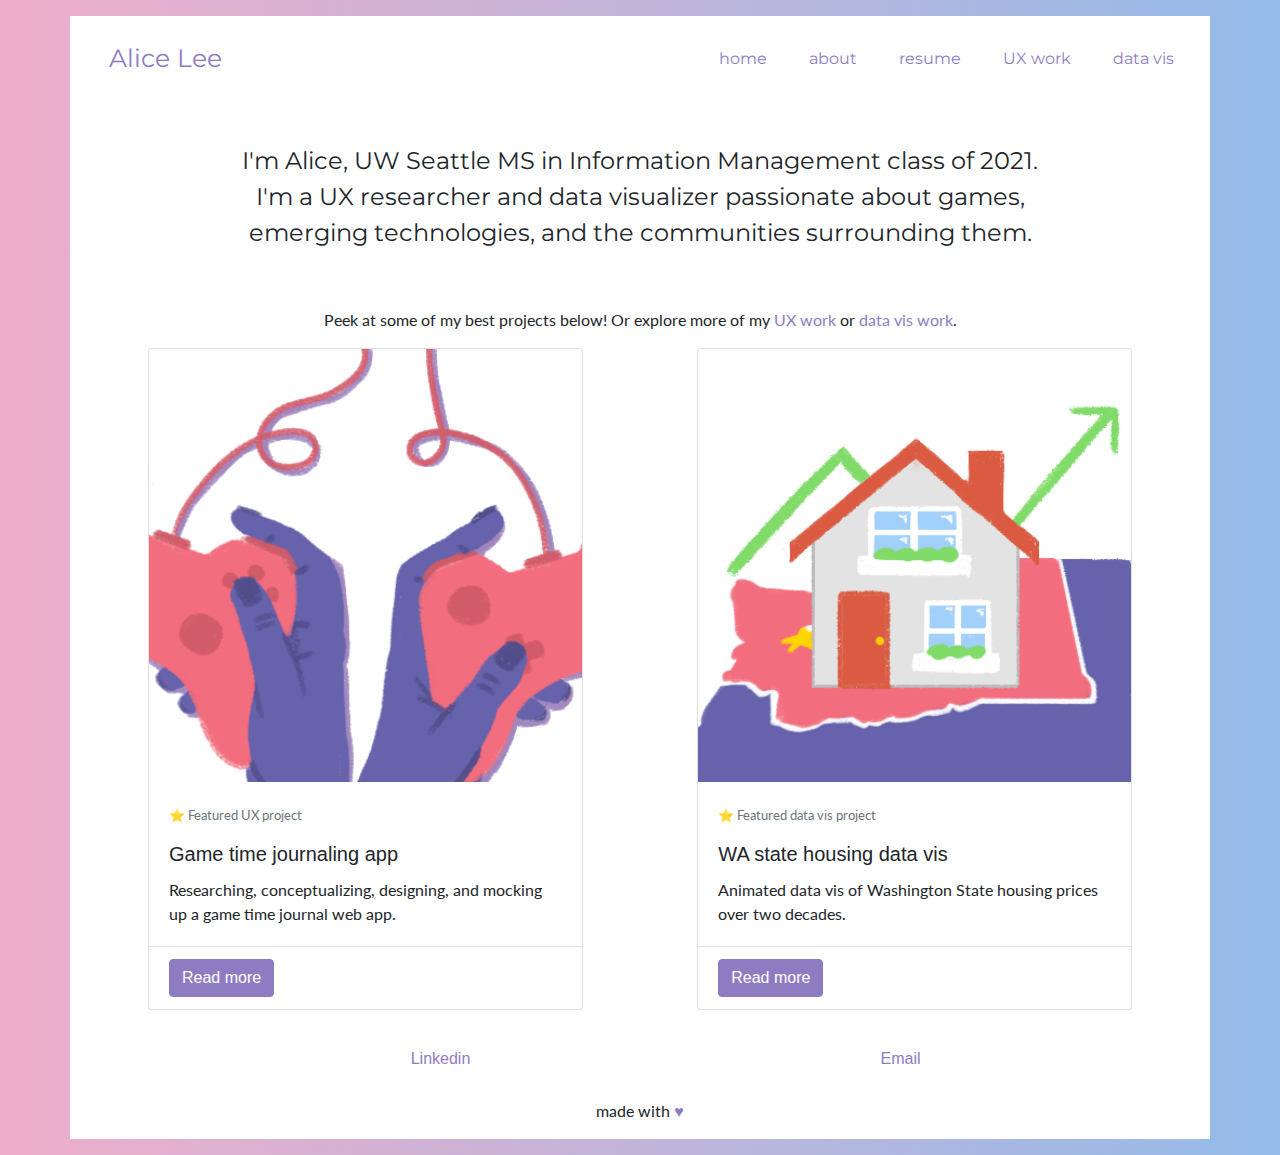
<file: index.html>
<!doctype html>
<html lang="en">
  <head>
    <title>home | alice lee</title>
    <meta charset="utf-8">
    <meta name="author" content="Alice Lee">
    <meta name="description" content="Alice Lee's portfolio/website">
    <meta name="viewport" content="width=device-width, initial-scale=1">
    
    <!--bootstrap links-->
    <link rel="stylesheet" href="https://maxcdn.bootstrapcdn.com/bootstrap/4.3.1/css/bootstrap.min.css">
    <script src="https://ajax.googleapis.com/ajax/libs/jquery/3.4.1/jquery.min.js"></script>
    <script src="https://cdnjs.cloudflare.com/ajax/libs/popper.js/1.14.7/umd/popper.min.js"></script>
    <script src="https://maxcdn.bootstrapcdn.com/bootstrap/4.3.1/js/bootstrap.min.js"></script>

    <!--Google Fonts link-->
    <link href="https://fonts.googleapis.com/css2?family=Lato&family=Montserrat&display=swap" rel="stylesheet">

    <!-- custom stylesheet link -->
    <link rel="stylesheet" href="style.css">

    <!--favicon link-->
    <link rel="icon" type="image/png" href="imgs/favicon.png">   
  </head>
  <body>
    <div class="container mt-0 my-sm-3">

      <!--header-->
      <ul class="nav d-flex">
        <li class="nav-item ml-3 mr-auto mt-3 p-2">
          <p class="homelink"><a class="title" href="index.html">Alice Lee</a></p>
        </li>

        <li class="nav-item mt-3 p-2">
          <a class="btn btn-link" href="index.html">home</a>
        </li>

        <li class="nav-item mt-3 p-2">
          <a class="btn btn-link" href="about.html">about</a>
        </li>

        <li class="nav-item mt-3 p-2">
          <a class="btn btn-link" href="files/resume.pdf">resume</a>
        </li>

        <li class="nav-item mt-3 p-2">
          <a class="btn btn-link" href="ux-projects.html">UX work</a>
        </li>

        <li class="nav-item mt-3 p-2">
          <a class="btn btn-link" href="data-vis.html">data vis</a>
        </li>
      </ul>

      <!--intro-->

      <div class="row justify-content-center">
        <div class="col-sm-9" style="text-align:center;">
          <p class="bio">I'm Alice, UW Seattle MS in Information Management class of 2021. I'm a UX researcher and data 
            visualizer passionate about games, emerging technologies, and the communities surrounding them.</p>
        </div>
      </div>

      <!--projects-->

      <div class="row justify-content-center">
        <p>Peek at some of my best projects below! Or explore more of my <a href="ux-projects.html">UX work</a> 
          or <a href="data-vis.html">data vis work</a>.</p>
      </div>

      <div class="card-deck mx-sm-5">

        <!--Game journal link-->
        <div class="card">
          <img class="card-img-top" src="imgs/gaming.png" alt="Game time journaling app">
          <div class="card-body">
            <p class="card-text"><small class="text-muted">&#11088 Featured UX project</small></p>

            <h5 class="card-title">Game time journaling app</h5>
            <p class="card-text">Researching, conceptualizing, designing, and mocking up a game time journal web app.</p>
          </div>

          <div class="card-footer">
            <a href="game-journal.html" class="btn btn-primary">Read more</a>
          </div>
        </div>

        <div class="col-sm-1"></div>

        <!--WA housing data vis link-->
        <div class="card">
          <img class="card-img-top" src="imgs/wa-housing.png" alt="Washington State housing data visualization">
          <div class="card-body">
            <p class="card-text"><small class="text-muted">&#11088 Featured data vis project</small></p>
            <h5 class="card-title">WA state housing data vis</h5>
            <p class="card-text">Animated data vis of Washington State housing prices over two decades.</p>           
          </div>

          <div class="card-footer">
            <a href="wa-housing.html" class="btn btn-primary">Read more</a>
          </div>
        </div>

      </div>

      <br/>

      <!--footer-->
      <footer>
        <!--contact navbar-->
        <div class="row">         
          <div class="col-1"></div>

          <div class="col">
            <table class="table">
                <tbody>
                  <tr>
                    <td><a class="footer-link" href="https://www.linkedin.com/in/jsalee/">Linkedin</a></td>
                    <td><a class="footer-link" href="mailto:23alice.lee@gmail.com">Email</a></td>
                  </tr>
                </tbody>
              </table>
          </div>
          
          <div class="col-1"></div>
        </div>

        <div class="row">
          <div class="col">
            <p class="credit">made with <a class="secret" href="changelog.html">♥</a></p>
          </div>
        </div>

      </footer>

    </div>

  </body>

</html>
</file>
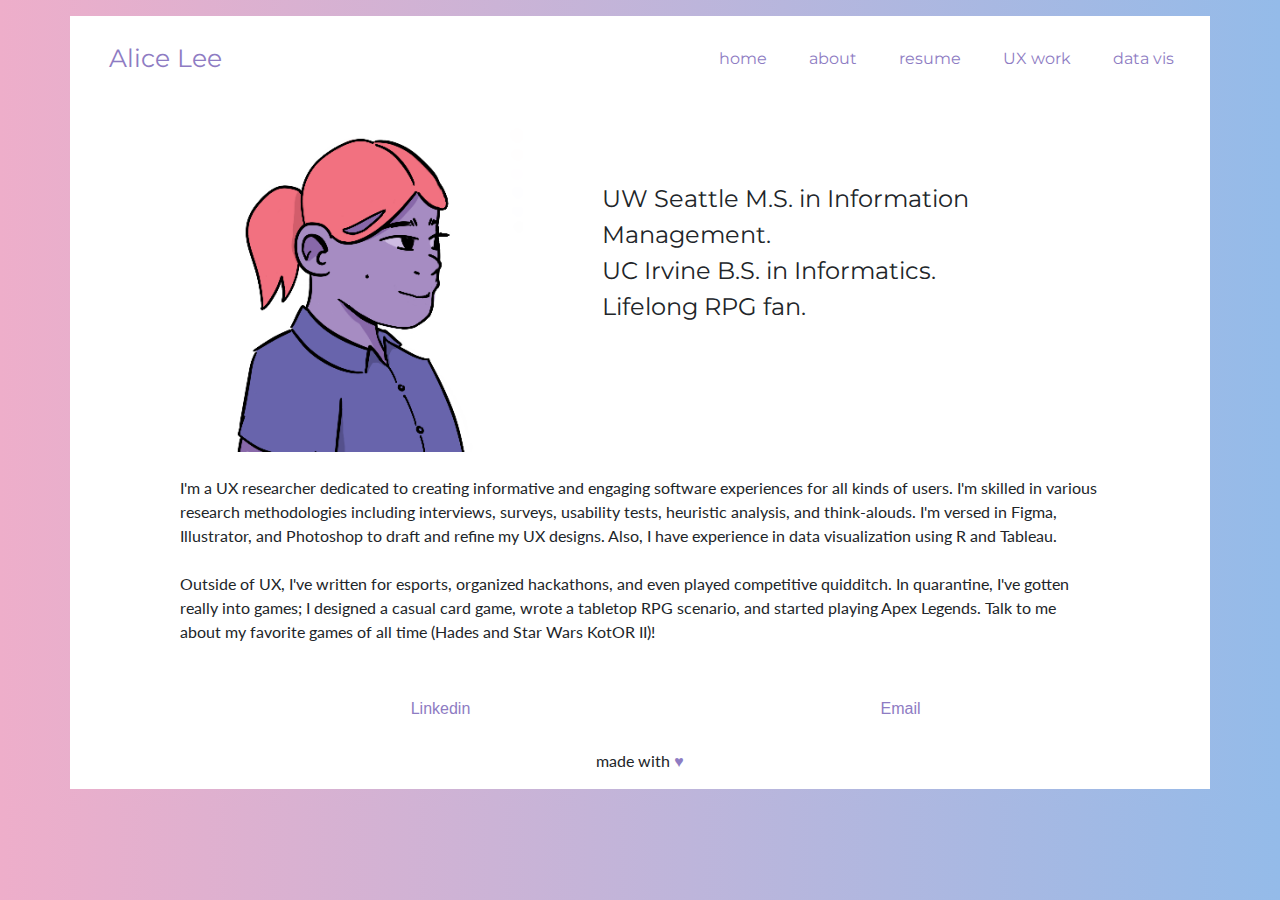
<file: about.html>
<!DOCTYPE html>
<html lang="en">
    <head>
        <title>about | alice lee</title>
        <meta charset="utf-8">
        <meta name="author" content="Alice Lee">
        <meta name="description" content="Alice Lee's portfolio/website">
        <meta name="viewport" content="width=device-width, initial-scale=1">
        
        <!--bootstrap links-->
        <link rel="stylesheet" href="https://maxcdn.bootstrapcdn.com/bootstrap/4.3.1/css/bootstrap.min.css">
        <script src="https://ajax.googleapis.com/ajax/libs/jquery/3.4.1/jquery.min.js"></script>
        <script src="https://cdnjs.cloudflare.com/ajax/libs/popper.js/1.14.7/umd/popper.min.js"></script>
        <script src="https://maxcdn.bootstrapcdn.com/bootstrap/4.3.1/js/bootstrap.min.js"></script>
    
        <!--Google Fonts link-->
        <link href="https://fonts.googleapis.com/css2?family=Lato&family=Montserrat&display=swap" rel="stylesheet">
    
        <!-- custom stylesheet link -->
        <link rel="stylesheet" href="style.css">

        <!--favicon link-->
        <link rel="icon" type="image/png" href="imgs/favicon.png">       
      </head>

      <body>
        <div class="container mt-0 my-sm-3">
            <!--header-->
            <ul class="nav d-flex">
                <li class="nav-item ml-3 mr-auto mt-3 p-2">
                  <p class="homelink"><a class="title" href="index.html">Alice Lee</a></p>
                </li>

                <li class="nav-item mt-3 p-2">
                  <a class="btn btn-link" href="index.html">home</a>
                </li>
        
                <li class="nav-item mt-3 p-2">
                  <a class="btn btn-link" href="about.html">about</a>
                </li>
        
                <li class="nav-item mt-3 p-2">
                  <a class="btn btn-link" href="files/resume.pdf">resume</a>
                </li>
        
                <li class="nav-item mt-3 p-2">
                  <a class="btn btn-link" href="ux-projects.html">UX work</a>
                </li>

                <li class="nav-item mt-3 p-2">
                  <a class="btn btn-link" href="data-vis.html">data vis</a>
                </li>
              </ul>

            <!--body-->

            <div class="row justify-content-center">
                <div class col-sm-1></div>

                <div class="col-sm-4">
                  <img class="header-img" src="imgs/portrait.png" alt="Self-portrait">
                </div>

                <div class="col-sm-6" d-flex align-middle flex-wrap style="padding: 5%">
                  <p class="bio">UW Seattle M.S. in Information Management. <br> UC Irvine B.S. in Informatics. <br> Lifelong RPG fan.
                </div>
                
                <div class col-sm-1></div>
            </div>

            <br>

            <div class="row justify-content-center">
                <div class="col-sm-10 justify-content-center">
                     <p>I'm a UX researcher dedicated to creating informative and engaging software experiences for all kinds of
                         users. I'm skilled in various research methodologies including interviews, surveys, usability
                         tests, heuristic analysis, and think-alouds. I'm versed in Figma, Illustrator, and Photoshop to draft
                         and refine my UX designs. Also, I have experience in data visualization using R and Tableau.

                        <br><br>

                        Outside of UX, I've written for esports, organized hackathons, and even played competitive quidditch.
                        In quarantine, I've gotten really into games; I designed a casual card game, wrote a tabletop RPG
                        scenario, and started playing Apex Legends. Talk to me about my favorite games of all time (Hades and
                        Star Wars KotOR II)!
                    </p>
                </div>
            </div>

            <br/>

            <!--footer-->
            <footer>
                <!--contact navbar-->
                <div class="row">         
                <div class="col-1"></div>

                <div class="col">
                    <table class="table">
                        <tbody>
                        <tr>
                            <td><a href="https://www.linkedin.com/in/jsalee/">Linkedin</a></td>
                            <td><a href="mailto:23alice.lee@gmail.com">Email</a></td>
                        </tr>
                        </tbody>
                    </table>
                </div>
                
                <div class="col-1"></div>
                </div>

                <div class="row">
                <div class="col">
                    <p class="credit">made with <a class="secret" href="changelog.html">♥</a></p>
                </div>
                </div>

            </footer>  
        </div>

      </body>
</html>
</file>
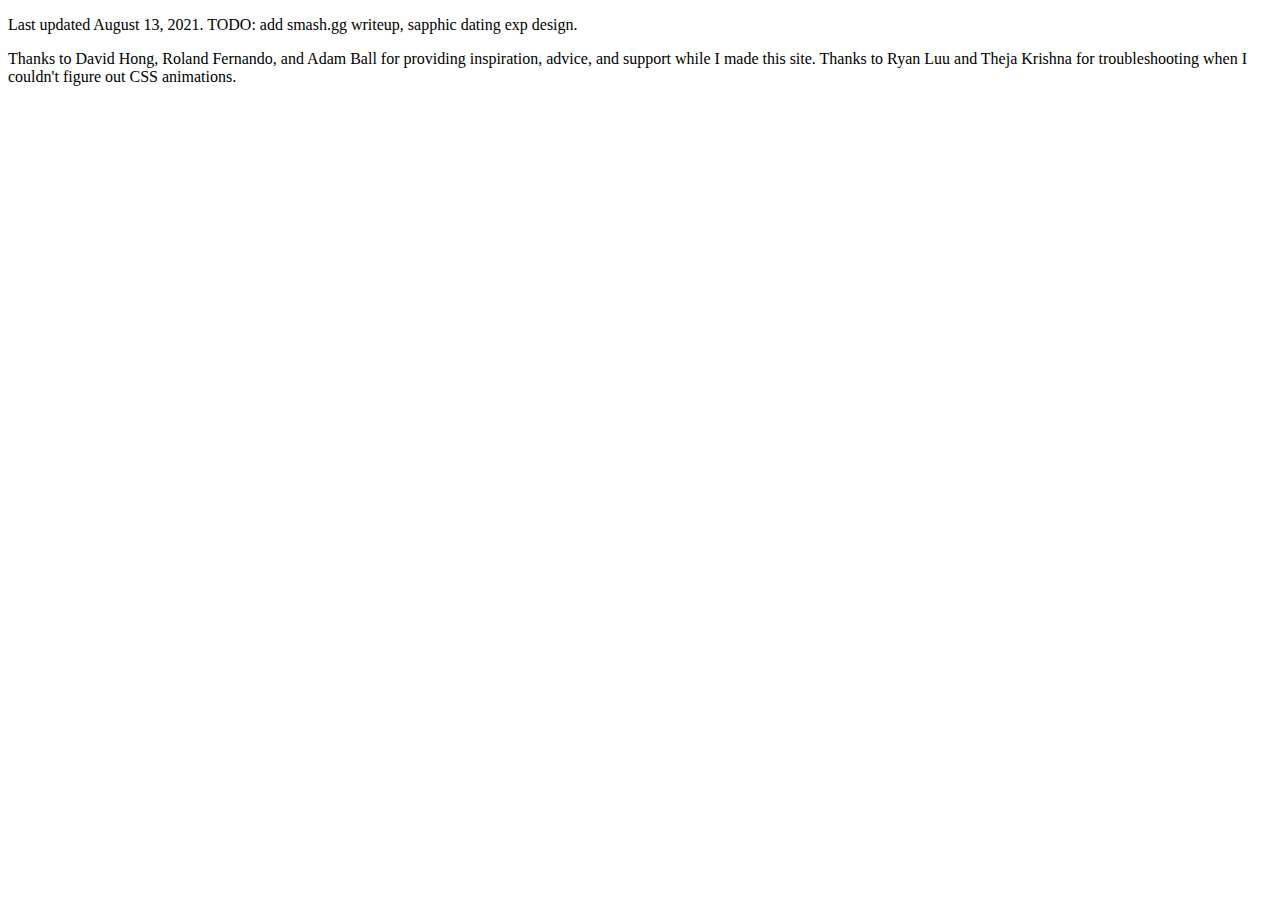
<file: changelog.html>
<!DOCTYPE html>

<p>
    Last updated August 13, 2021. TODO: add smash.gg writeup, sapphic dating exp design.
</p>

<p>
    Thanks to David Hong, Roland Fernando, and Adam Ball for providing inspiration, advice, and support while I
    made this site. Thanks to Ryan Luu and Theja Krishna for troubleshooting when I couldn't figure
    out CSS animations.
</p>
</file>
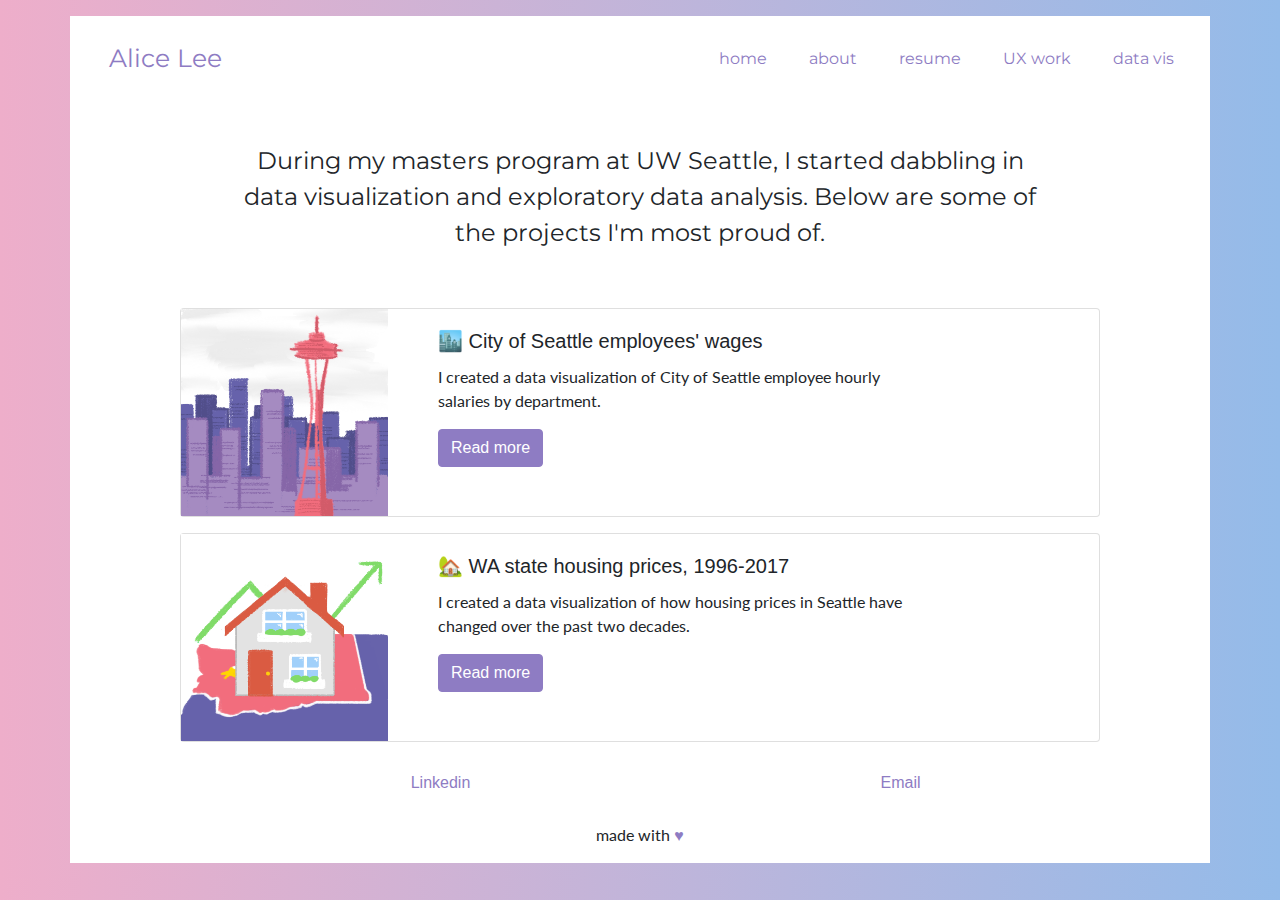
<file: data-vis.html>
<!doctype html>
<html lang="en">
  <head>
    <title>Data vis projects | alice lee</title>
    <meta charset="utf-8">
    <meta name="author" content="Alice Lee">
    <meta name="description" content="Alice Lee's portfolio/website">
    <meta name="viewport" content="width=device-width, initial-scale=1">
    
    <!--bootstrap links-->
    <link rel="stylesheet" href="https://maxcdn.bootstrapcdn.com/bootstrap/4.3.1/css/bootstrap.min.css">
    <script src="https://ajax.googleapis.com/ajax/libs/jquery/3.4.1/jquery.min.js"></script>
    <script src="https://cdnjs.cloudflare.com/ajax/libs/popper.js/1.14.7/umd/popper.min.js"></script>
    <script src="https://maxcdn.bootstrapcdn.com/bootstrap/4.3.1/js/bootstrap.min.js"></script>

    <!--Google Fonts link-->
    <link href="https://fonts.googleapis.com/css2?family=Lato&family=Montserrat&display=swap" rel="stylesheet">

    <!-- custom stylesheet link -->
    <link rel="stylesheet" href="style.css">

    <!--favicon link-->
    <link rel="icon" type="image/png" href="imgs/favicon.png">   
  </head>
  <body>
    <div class="container mt-0 my-sm-3">

      <!--header-->
      <ul class="nav d-flex">
        <li class="nav-item ml-3 mr-auto mt-3 p-2">
          <p class="homelink"><a class="title" href="index.html">Alice Lee</a></p>
        </li>

        <li class="nav-item mt-3 p-2">
          <a class="btn btn-link" href="index.html">home</a>
        </li>

        <li class="nav-item mt-3 p-2">
          <a class="btn btn-link" href="about.html">about</a>
        </li>

        <li class="nav-item mt-3 p-2">
          <a class="btn btn-link" href="files/resume.pdf">resume</a>
        </li>

        <li class="nav-item mt-3 p-2">
          <a class="btn btn-link" href="ux-projects.html">UX work</a>
        </li>

        <li class="nav-item mt-3 p-2">
          <a class="btn btn-link" href="data-vis.html">data vis</a>
        </li>
      </ul>

    <!--intro-->

    <div class="row justify-content-center">
        <div class="col-sm-9" style="text-align:center;">
            <p class="bio">During my masters program at UW Seattle, I started dabbling in data visualization and exploratory
                data analysis. Below are some of the projects I'm most proud of.
            </p>
        </div>
    </div>

    <!--Wage visualization card-->

    <div class="row">

        <div class="col-sm-1"></div>

        <div class="col">

            <div class="card mb-3">

                <div class="row">

                    <div class="col-md-3">
                        <img src="imgs/seattle.png" class="img-fluid rounded-start" alt="City of Seattle employees' wages">
                    </div>

                    <div class="col-md-7">
                        <div class="card-body">
                            <h5 class="card-title">&#127961 City of Seattle employees' wages</h5>
                            <p class="card-text">I created a data visualization of City of Seattle employee hourly 
                                salaries by department.</p>
                            
                            <a href="seattle-wages.html" class="btn btn-primary">Read more</a>
                        </div>
                    </div>

                </div>

            </div>
        </div>

        <div class="col-sm-1"></div>

    </div>

    <!--Housing data vis card-->

    <div class="row">

      <div class="col-sm-1"></div>

      <div class="col">

          <div class="card mb-3">

              <div class="row">

                  <div class="col-md-3">
                      <img src="imgs/wa-housing.png" class="img-fluid rounded-start" alt="Washington State housing prices, 1996-2017">
                  </div>

                  <div class="col-md-7">
                      <div class="card-body">
                          <h5 class="card-title">&#127969 WA state housing prices, 1996-2017</h5>
                          <p class="card-text">I created a data visualization of how housing prices in Seattle have 
                              changed over the past two decades.</p>
                          
                          <a href="wa-housing.html" class="btn btn-primary">Read more</a>
                      </div>
                  </div>

              </div>

          </div>
      </div>

      <div class="col-sm-1"></div>

  </div>

      <!--footer-->
      <footer>
        <!--contact navbar-->
        <div class="row">         
          <div class="col-1"></div>

          <div class="col">
            <table class="table">
                <tbody>
                  <tr>
                    <td><a class="footer-link" href="https://www.linkedin.com/in/jsalee/">Linkedin</a></td>
                    <td><a class="footer-link" href="mailto:23alice.lee@gmail.com">Email</a></td>
                  </tr>
                </tbody>
              </table>
          </div>
          
          <div class="col-1"></div>
        </div>

        <div class="row">
          <div class="col">
            <p class="credit">made with <a class="secret" href="changelog.html">♥</a></p>
          </div>
        </div>

      </footer>

    </div>

  </body>

</html>
</file>
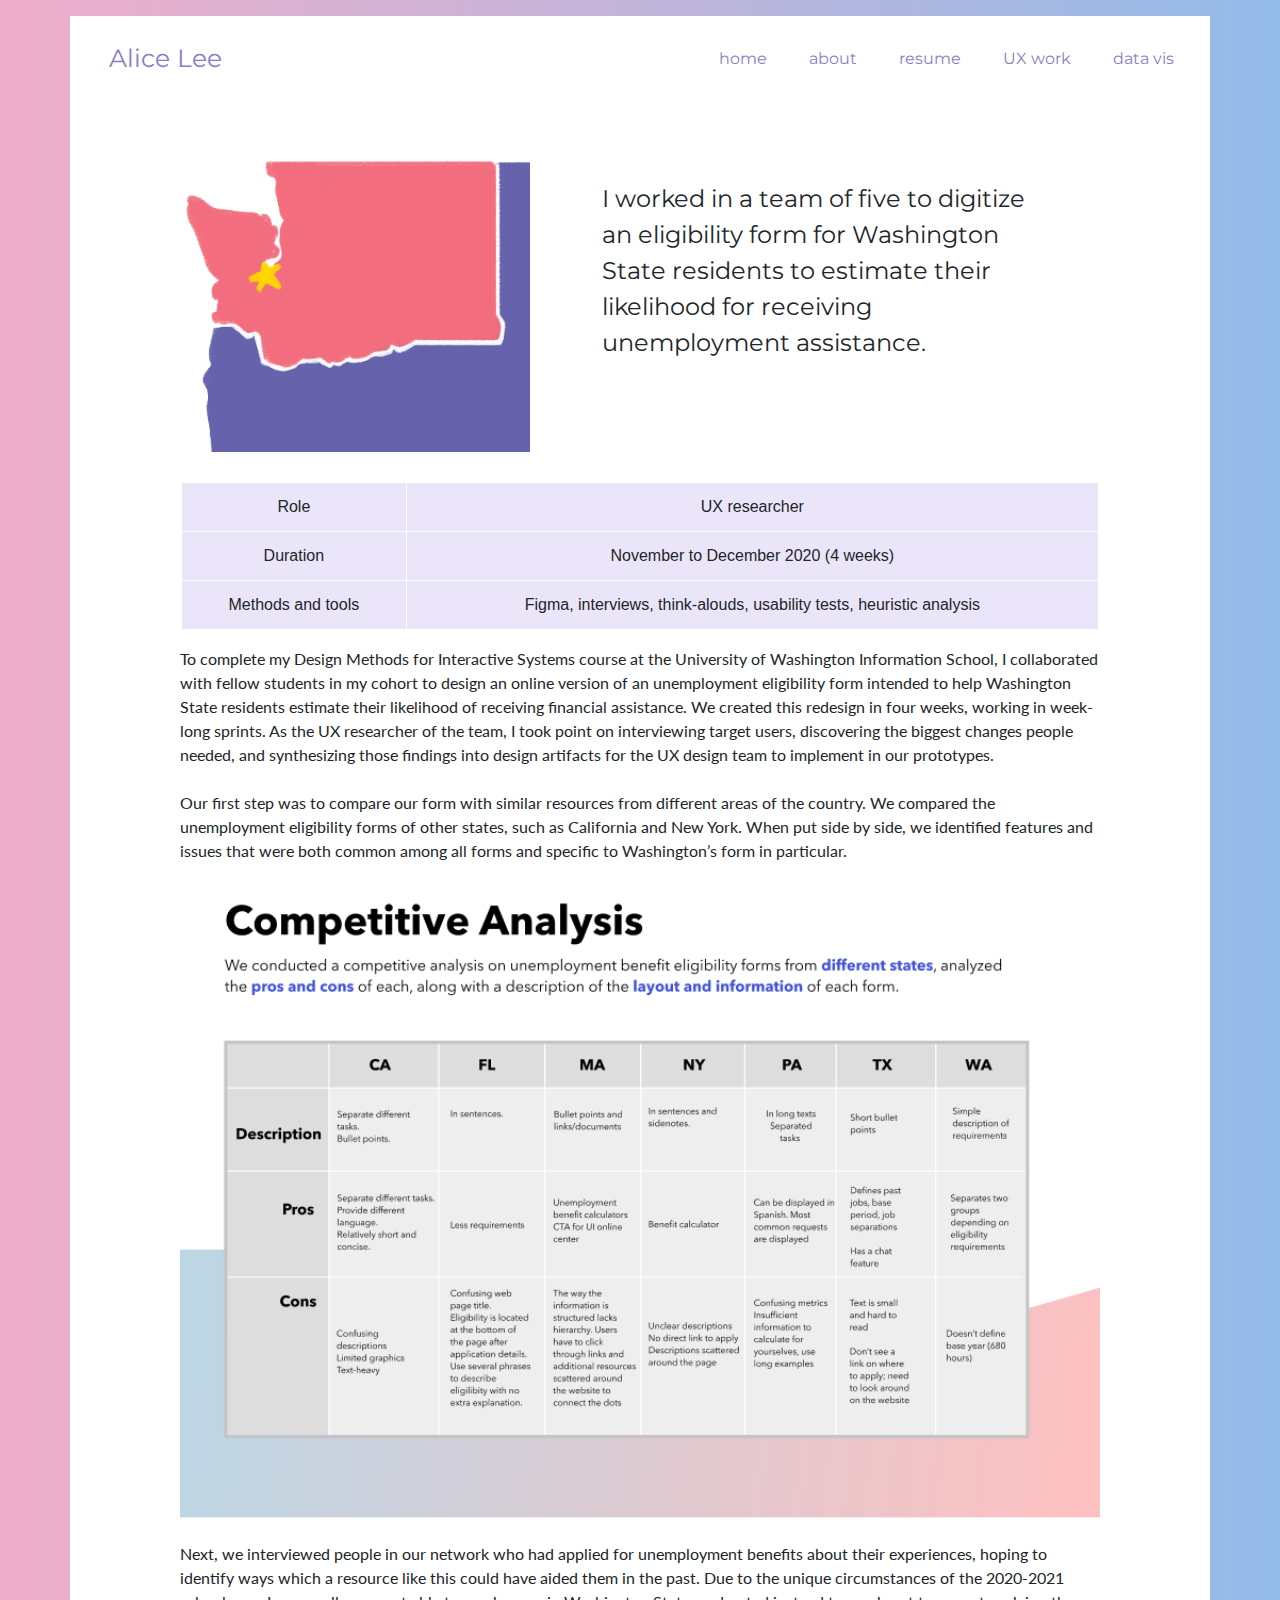
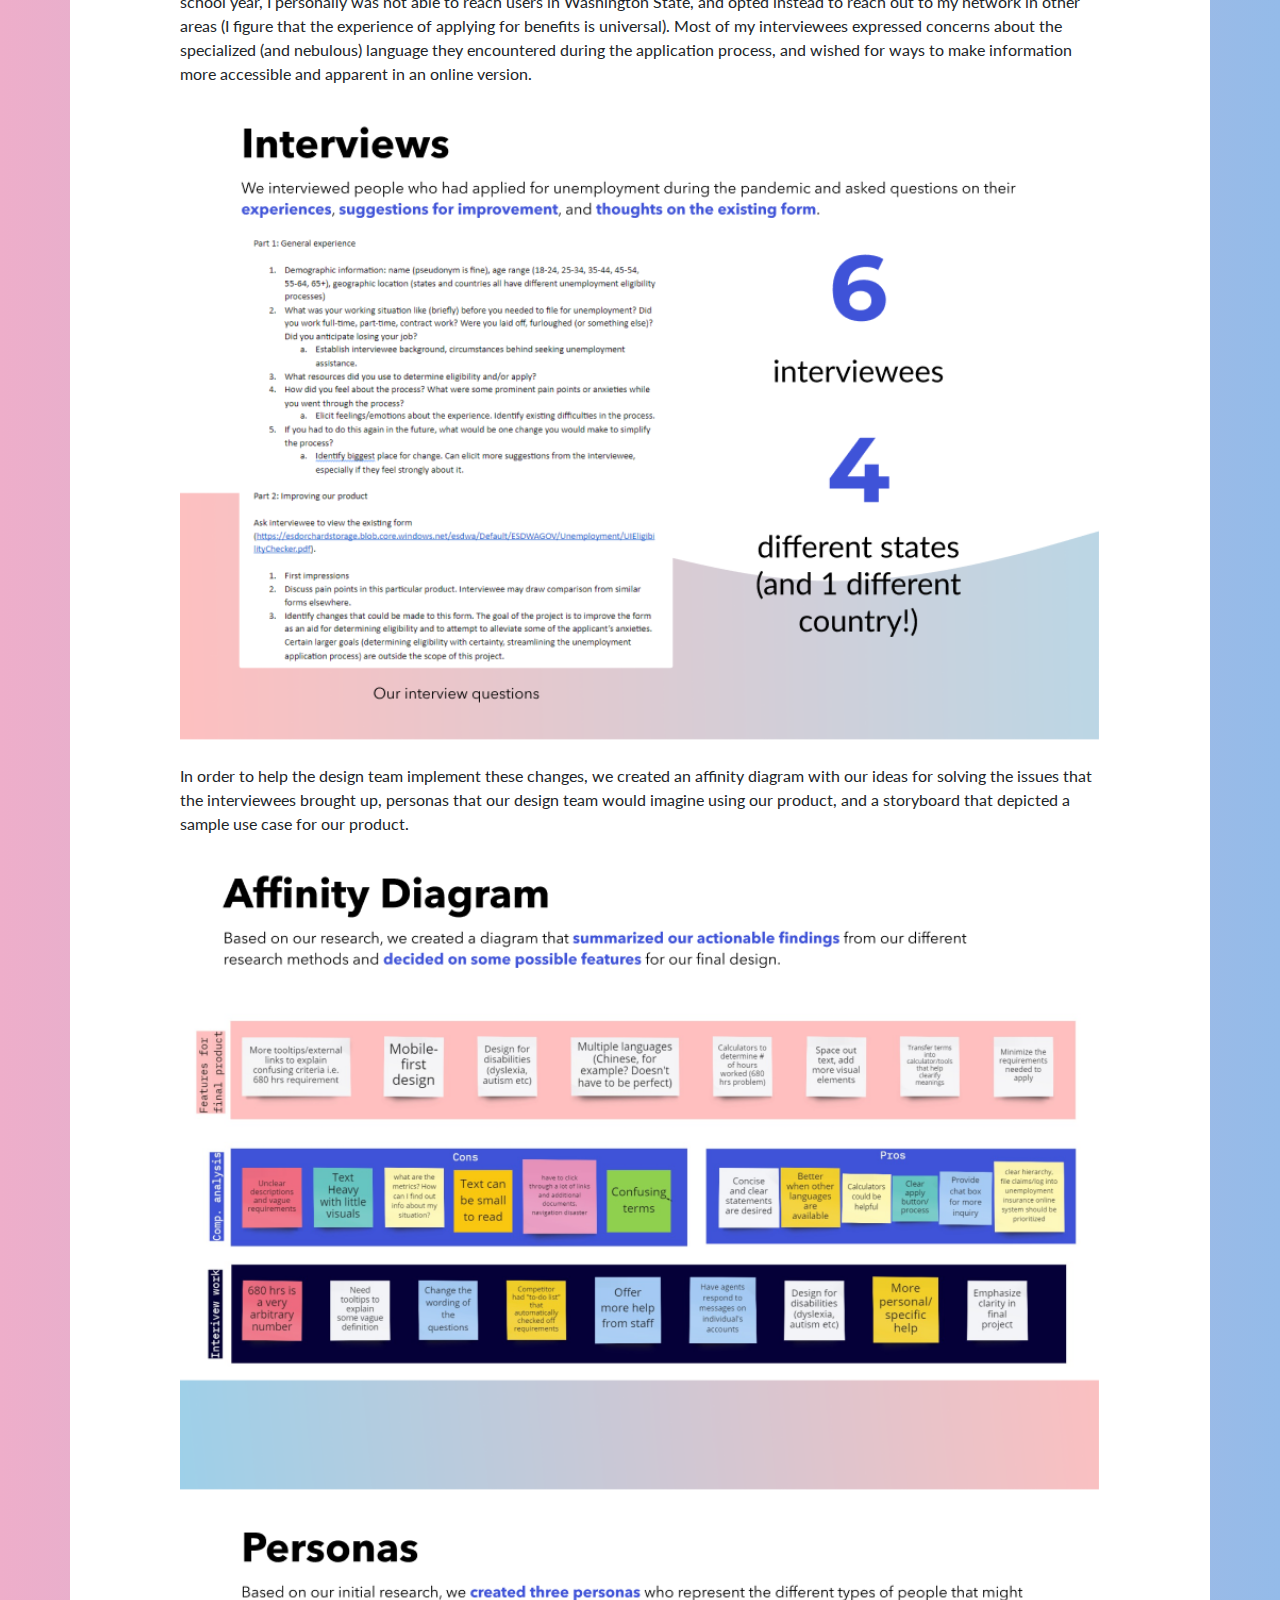
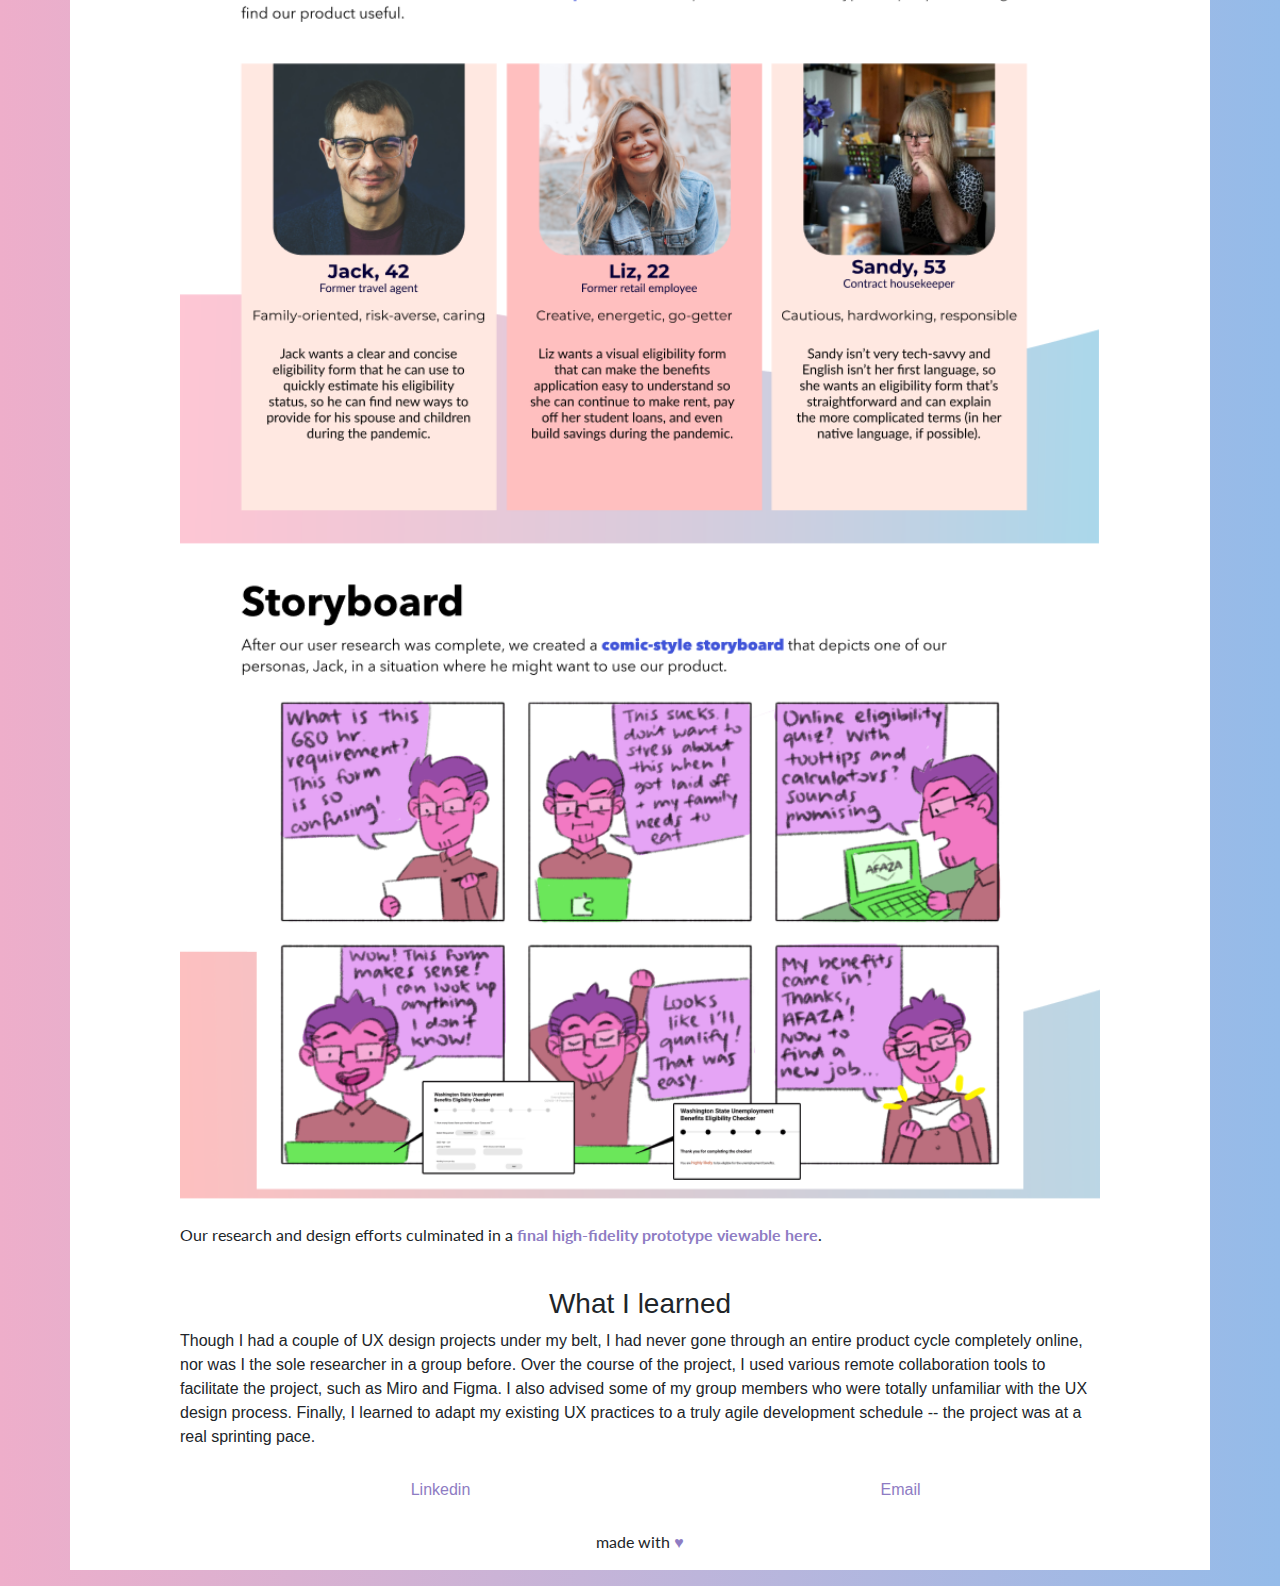
<file: eligibility-form.html>
<!DOCTYPE html>
<html lang="en">
    <head>
        <title>eligibility form redesign | alice lee</title>
        <meta charset="utf-8">
        <meta name="author" content="Alice Lee">
        <meta name="description" content="Alice Lee's portfolio/website">
        <meta name="viewport" content="width=device-width, initial-scale=1">
        
        <!--bootstrap links-->
        <link rel="stylesheet" href="https://maxcdn.bootstrapcdn.com/bootstrap/4.3.1/css/bootstrap.min.css">
        <script src="https://ajax.googleapis.com/ajax/libs/jquery/3.4.1/jquery.min.js"></script>
        <script src="https://cdnjs.cloudflare.com/ajax/libs/popper.js/1.14.7/umd/popper.min.js"></script>
        <script src="https://maxcdn.bootstrapcdn.com/bootstrap/4.3.1/js/bootstrap.min.js"></script>
    
        <!--Google Fonts link-->
        <link href="https://fonts.googleapis.com/css2?family=Lato&family=Montserrat&display=swap" rel="stylesheet">
    
        <!-- custom stylesheet link -->
        <link rel="stylesheet" href="style.css">

        <!--favicon link-->
        <link rel="icon" type="image/png" href="imgs/favicon.png">   
      </head>

      <body>
        <div class="container mt-0 my-sm-3">
            <!--header-->
            <ul class="nav d-flex">
                <li class="nav-item ml-3 mr-auto mt-3 p-2">
                  <p class="homelink"><a class="title" href="index.html">Alice Lee</a></p>
                </li>

                <li class="nav-item mt-3 p-2">
                  <a class="btn btn-link" href="index.html">home</a>
                </li>
        
                <li class="nav-item mt-3 p-2">
                  <a class="btn btn-link" href="about.html">about</a>
                </li>
        
                <li class="nav-item mt-3 p-2">
                  <a class="btn btn-link" href="files/resume.pdf">resume</a>
                </li>
        
                <li class="nav-item mt-3 p-2">
                  <a class="btn btn-link" href="ux-projects.html">UX work</a>
                </li>

                <li class="nav-item mt-3 p-2">
                  <a class="btn btn-link" href="data-vis.html">data vis</a>
                </li>
              </ul>

            <!--body-->

            <div class="row justify-content-center">
                <div class col-sm-1></div>

                <div class="col-sm-4">
                    <img class="header-img" src="imgs/washington.png">
                </div>
                <div class="col-sm-6" d-flex align-middle flex-wrap style="padding: 5%">
                  <p class="bio">I worked in a team of five to digitize an eligibility form for Washington 
                      State residents to estimate their likelihood for receiving unemployment assistance.
                </div>

                <div class col-sm-1></div>
            </div>

            <br>

            <div class="row">
              <div class="col-1"></div>

              <div class="col">
                    <table class="table table-bordered table-proj">
                        <tr>
                            <td>Role</td>
                            <td>UX researcher</td>
                        </tr>

                        <tr>
                            <td>Duration</td>
                            <td>November to December 2020 (4 weeks)</td>
                        </tr>

                        <tr>
                            <td>Methods and tools</td>
                            <td>Figma, interviews, think-alouds, usability tests, heuristic analysis</td>
                        </tr>
                    </table>

                    <p>
                        To complete my Design Methods for Interactive Systems course at the University of Washington 
                        Information School, I collaborated with fellow students in my cohort to design an online version 
                        of an unemployment eligibility form intended to help Washington State residents estimate their 
                        likelihood of receiving financial assistance. We created this redesign in four weeks, working in 
                        week-long sprints. As the UX researcher of the team, I took point on interviewing target users, 
                        discovering the biggest changes people needed, and synthesizing those findings into design 
                        artifacts for the UX design team to implement in our prototypes. <br>

                        <br>

                        Our first step was to compare our form with similar resources from different areas of the country. 
                        We compared the unemployment eligibility forms of other states, such as California and New York. 
                        When put side by side, we identified features and issues that were both common among all forms 
                        and specific to Washington’s form in particular.

                        <br>

                        <img src="imgs/eligibility-form/competitive-analysis.png" alt="Competitive analysis table">

                        <br><br>

                        Next, we interviewed people in our network who had applied for unemployment benefits about their 
                        experiences, hoping to identify ways which a resource like this could have aided them in the past. 
                        Due to the unique circumstances of the 2020-2021 school year, I personally was not able to reach 
                        users in Washington State, and opted instead to reach out to my network in other areas (I figure 
                        that the experience of applying for benefits is universal). Most of my interviewees expressed 
                        concerns about the specialized (and nebulous) language they encountered during the application 
                        process, and wished for ways to make information more accessible and apparent in an online 
                        version.

                        <br>

                        <img src="imgs/eligibility-form/interviews.png" alt="Interview protocol screenshot">

                        <br><br>

                        In order to help the design team implement these changes, we created an affinity diagram with our 
                        ideas for solving the issues that the interviewees brought up, personas that our design team would 
                        imagine using our product, and a storyboard that depicted a sample use case for our product.

                        <br>

                        <img src="imgs/eligibility-form/affinity-diagram.png" alt="Affinity diagram screenshot">
                        <br>
                        <img src="imgs/eligibility-form/personas.png" alt="Personas screenshot">
                        <br>
                        <img src="imgs/eligibility-form/storyboard.png" alt="Storyboard">

                        <br><br>

                        Our research and design efforts culminated in a 
                        <a href="https://www.figma.com/proto/ZuvKuqNqorqeod2wcuxibR/IMT-540-AFAZA?node-id=372%3A69&scaling=scale-down"><b>final high-fidelity prototype viewable here</b></a>.

                        <br><br>

                        <h3>What I learned</h3>

                        Though I had a couple of UX design projects under my belt, I had never gone through an entire product 
                        cycle completely online, nor was I the sole researcher in a group before. Over the course of the project, 
                        I used various remote collaboration tools to facilitate the project, such as Miro and Figma. I also 
                        advised some of my group members who were totally unfamiliar with the UX design process. Finally, I 
                        learned to adapt my existing UX practices to a truly agile development schedule -- the project was at a 
                        real sprinting pace.

                    </p>

                  
              </div>
              
              <div class="col-1"></div>
          </div>

            <!--footer-->
            <footer>
                <!--contact navbar-->
                <div class="row">         
                <div class="col-1"></div>

                <div class="col">
                    <table class="table">
                        <tbody>
                        <tr>
                            <td><a href="https://www.linkedin.com/in/jsalee/">Linkedin</a></td>
                            <td><a href="mailto:23alice.lee@gmail.com">Email</a></td>
                        </tr>
                        </tbody>
                    </table>
                </div>
                
                <div class="col-1"></div>
                </div>

                <div class="row">
                <div class="col">
                    <p class="credit">made with <a class="secret" href="changelog.html">♥</a></p>
                </div>
                </div>

            </footer>  
        </div>

      </body>
</html>
</file>
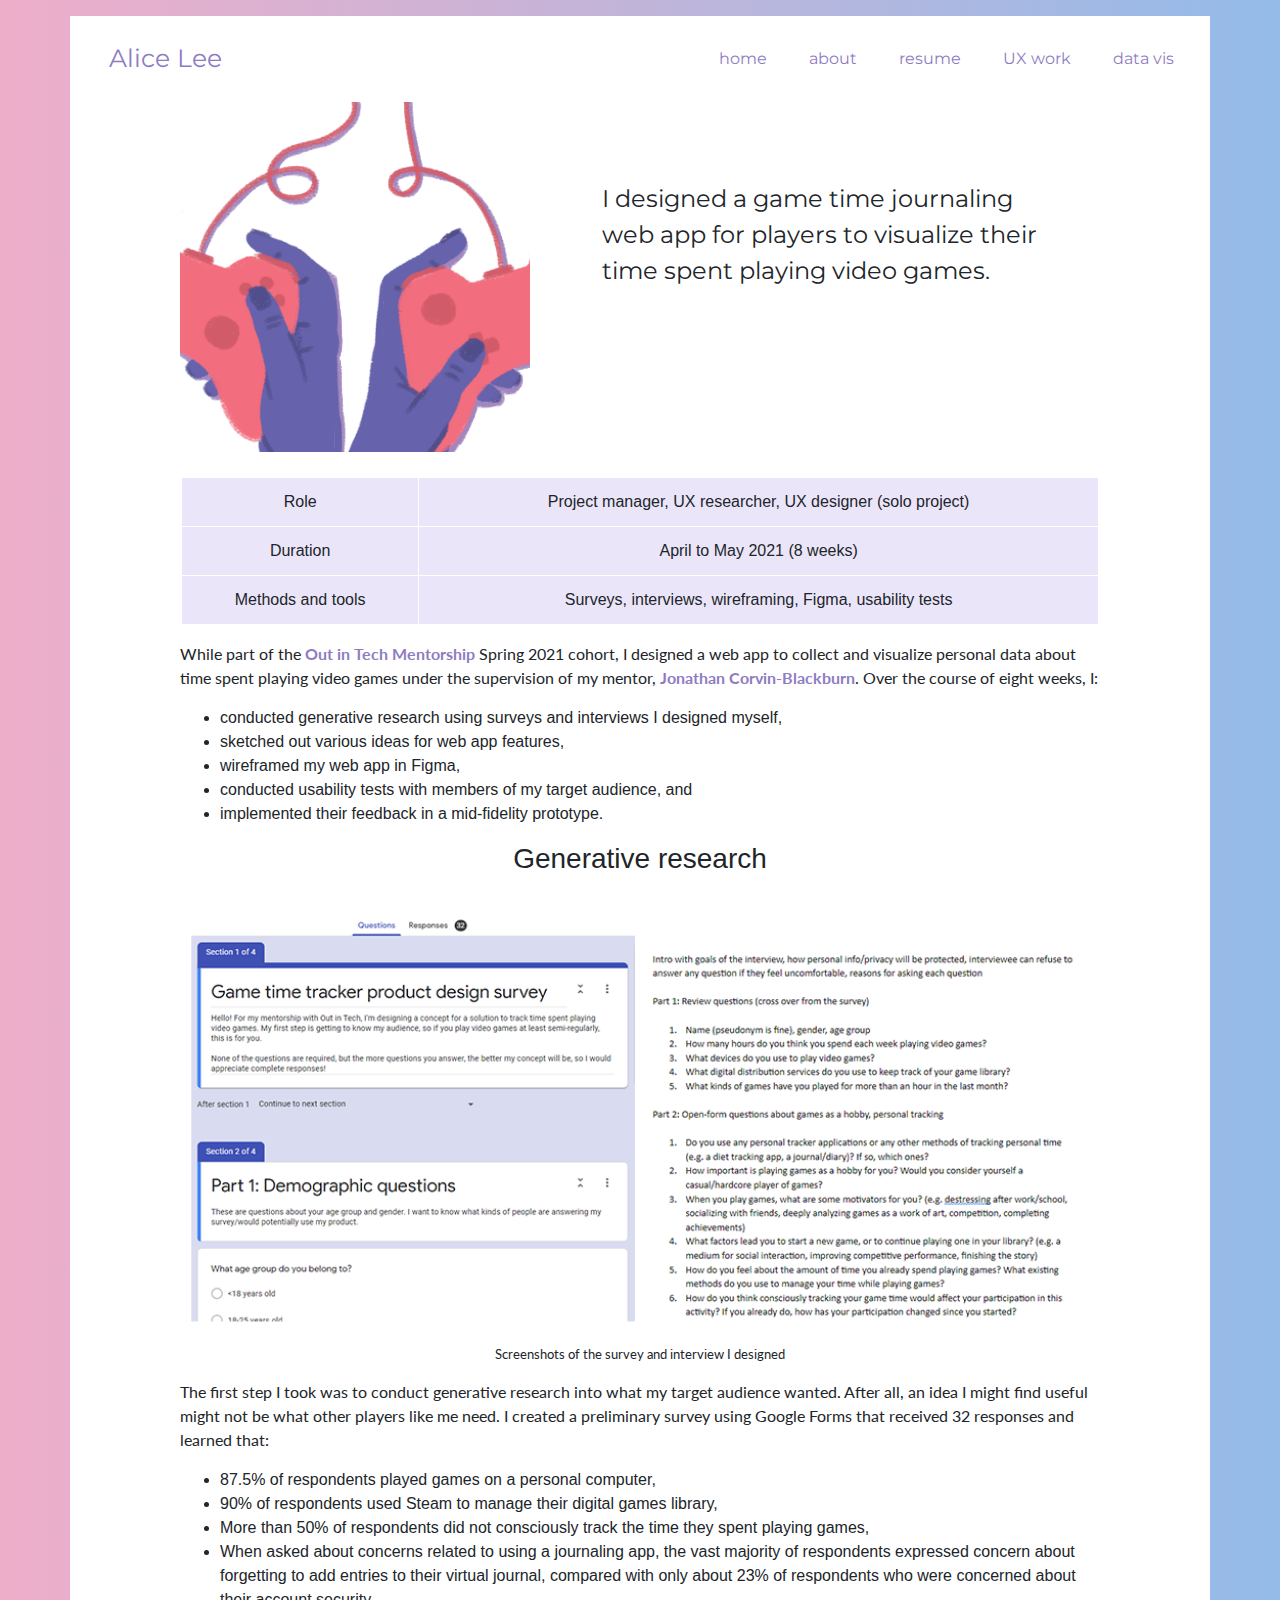
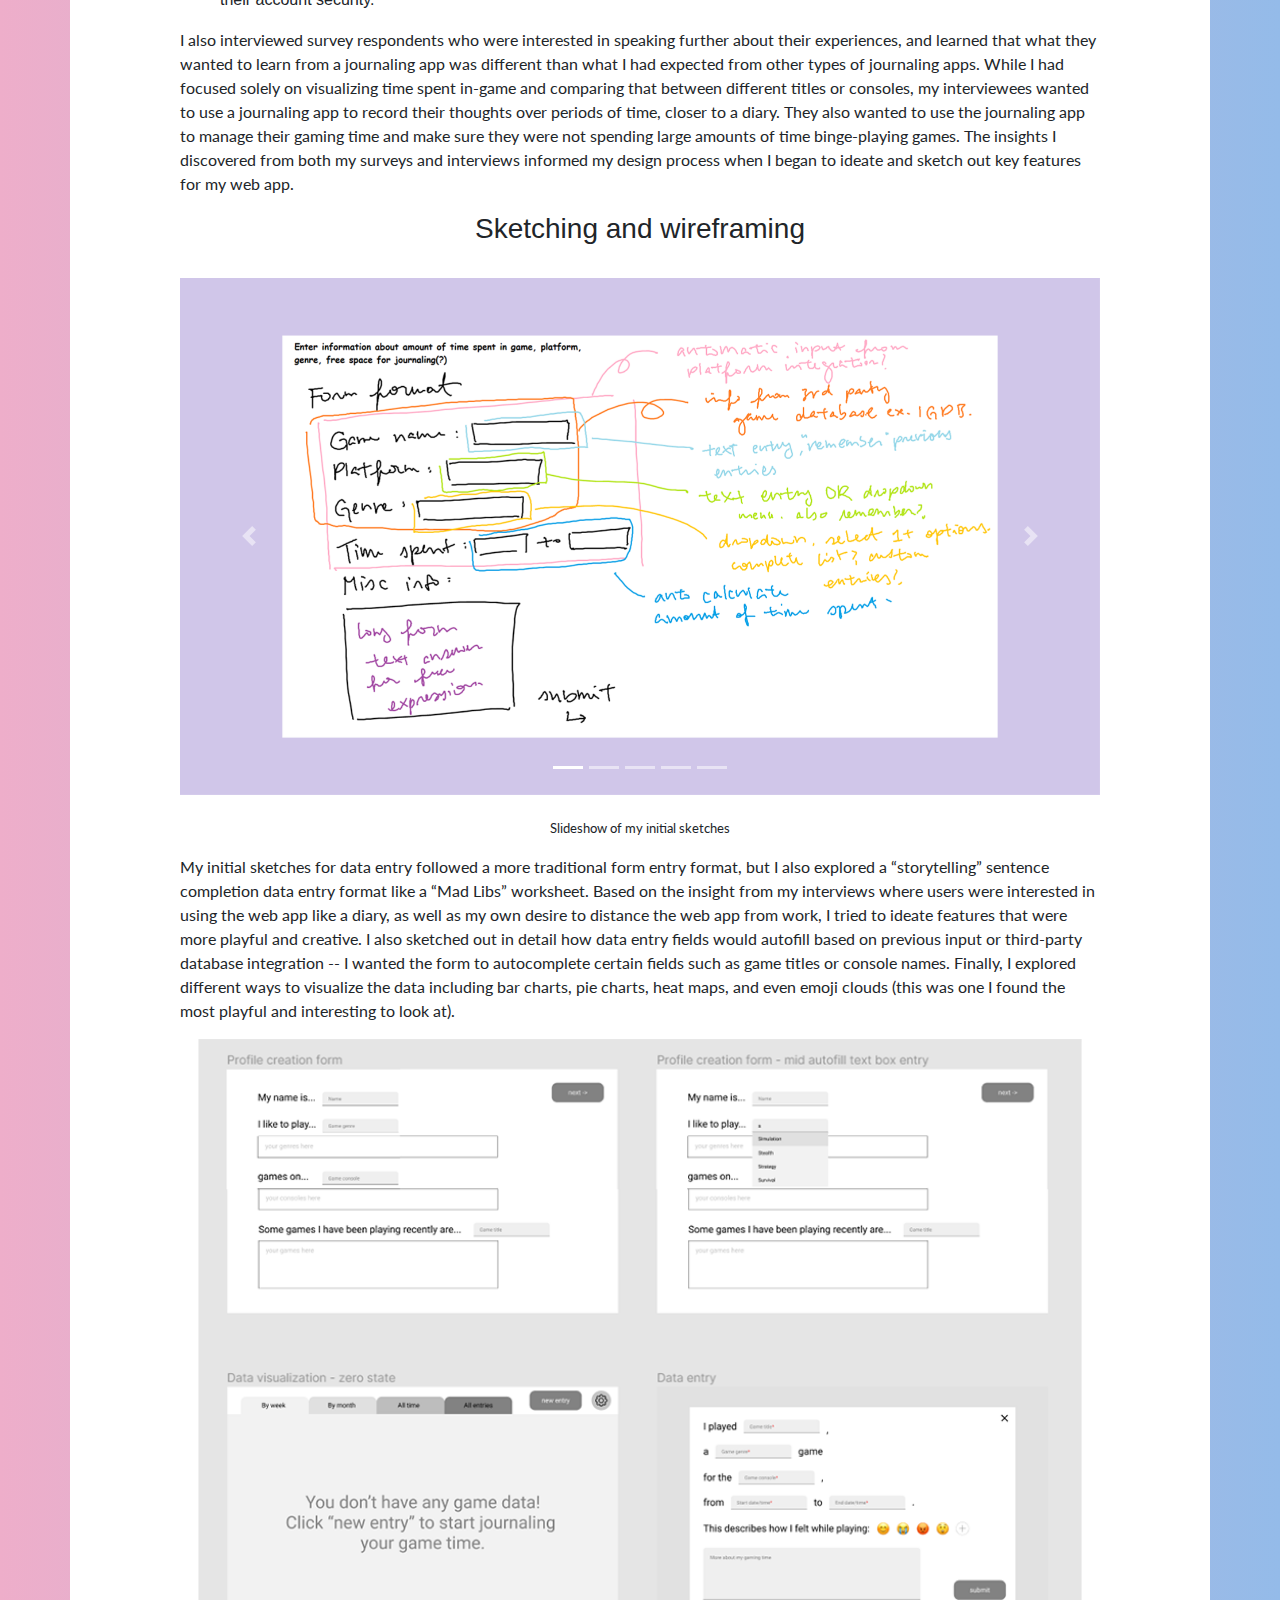
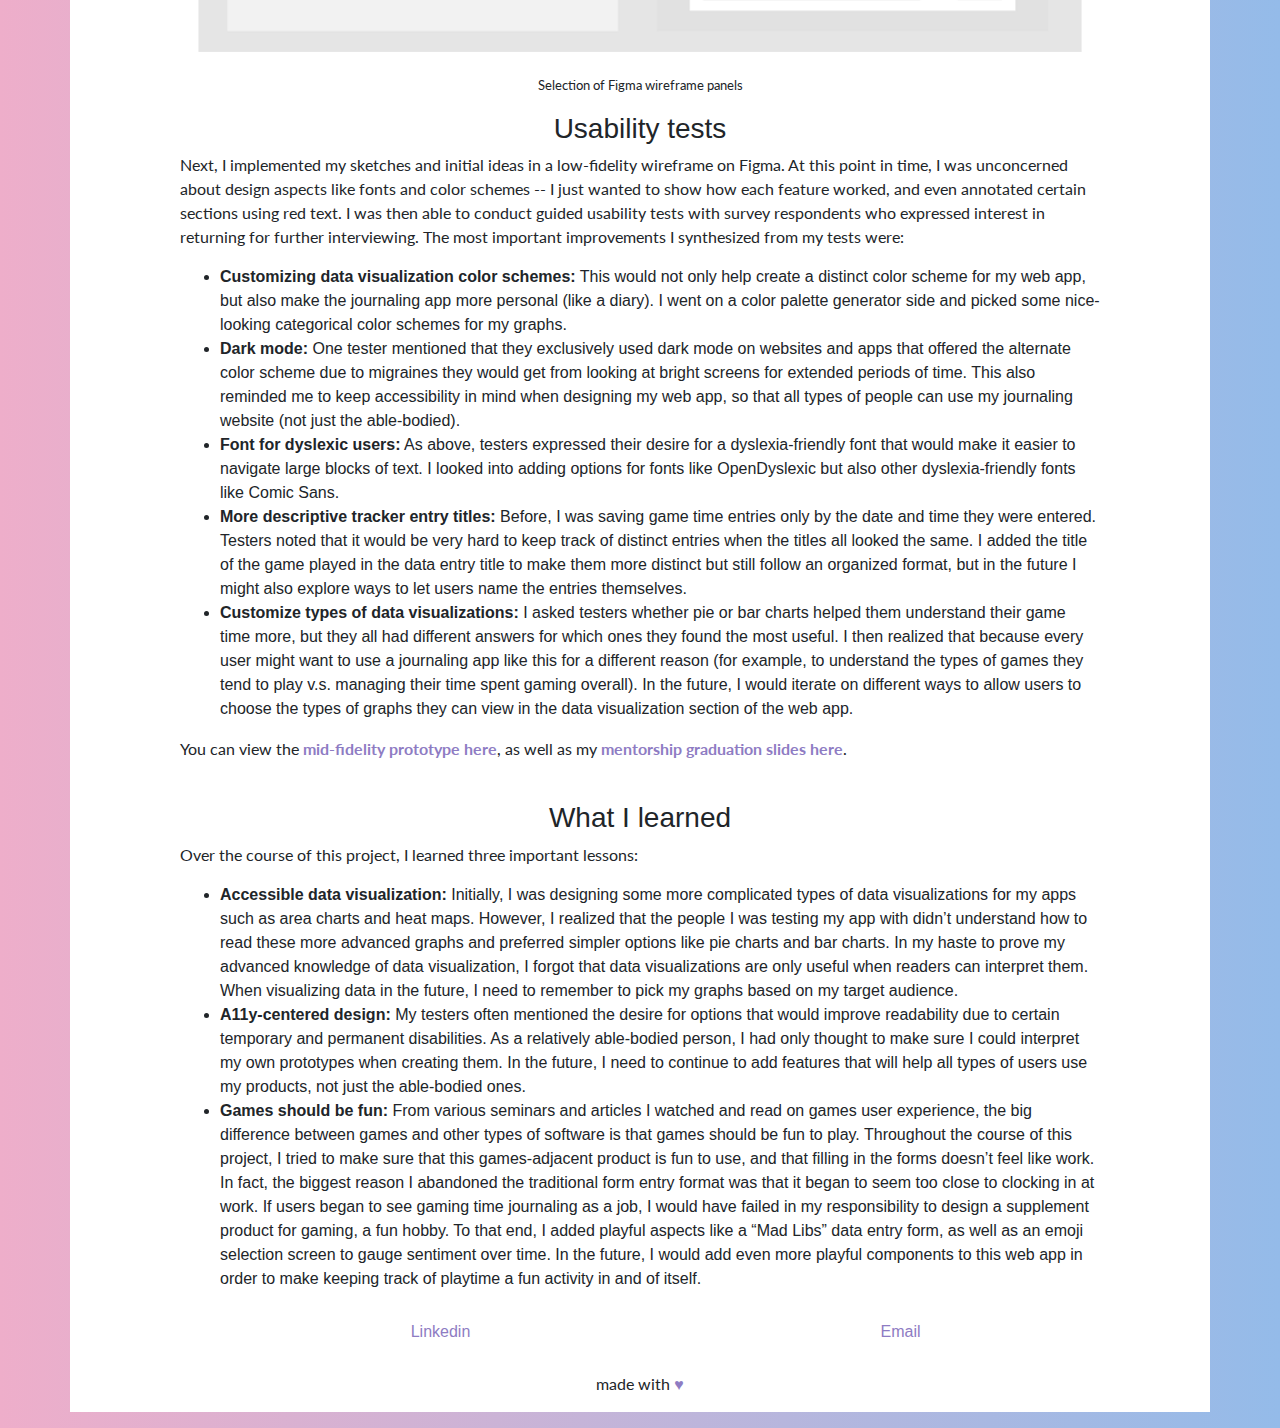
<file: game-journal.html>
<!DOCTYPE html>
<html lang="en">
    <head>
        <title>game time journaling app | alice lee</title>
        <meta charset="utf-8">
        <meta name="author" content="Alice Lee">
        <meta name="description" content="Alice Lee's portfolio/website">
        <meta name="viewport" content="width=device-width, initial-scale=1">
        
        <!--bootstrap links-->
        <link rel="stylesheet" href="https://maxcdn.bootstrapcdn.com/bootstrap/4.3.1/css/bootstrap.min.css">
        <script src="https://ajax.googleapis.com/ajax/libs/jquery/3.4.1/jquery.min.js"></script>
        <script src="https://cdnjs.cloudflare.com/ajax/libs/popper.js/1.14.7/umd/popper.min.js"></script>
        <script src="https://maxcdn.bootstrapcdn.com/bootstrap/4.3.1/js/bootstrap.min.js"></script>
    
        <!--Google Fonts link-->
        <link href="https://fonts.googleapis.com/css2?family=Lato&family=Montserrat&display=swap" rel="stylesheet">
    
        <!-- custom stylesheet link -->
        <link rel="stylesheet" href="style.css">

        <!--favicon link-->
        <link rel="icon" type="image/png" href="imgs/favicon.png">   
      </head>

      <body>
        <div class="container mt-0 my-sm-3">
            <!--header-->
            <ul class="nav d-flex">
                <li class="nav-item ml-3 mr-auto mt-3 p-2">
                  <p class="homelink"><a class="title" href="index.html">Alice Lee</a></p>
                </li>

                <li class="nav-item mt-3 p-2">
                    <a class="btn btn-link" href="index.html">home</a>
                </li>
        
                <li class="nav-item mt-3 p-2">
                  <a class="btn btn-link" href="about.html">about</a>
                </li>
        
                <li class="nav-item mt-3 p-2">
                  <a class="btn btn-link" href="files/resume.pdf">resume</a>
                </li>
        
                <li class="nav-item mt-3 p-2">
                  <a class="btn btn-link" href="ux-projects.html">UX work</a>
                </li>

                <li class="nav-item mt-3 p-2">
                    <a class="btn btn-link" href="data-vis.html">data vis</a>
                  </li>
              </ul>

            <!--body-->

            <div class="row justify-content-center">
                <div class col-sm-1></div>

                <div class="col-sm-4">
                    <img class="header-img" src="imgs/gaming.png">
                </div>
                <div class="col-sm-6" d-flex align-middle flex-wrap style="padding: 5%">
                    <p class="bio">I designed a game time journaling web app for players to visualize their time spent playing video games.</p>
                </div>

                <div class col-sm-1></div>
            </div>

            <br>

            <div class="row">
                <div class="col-1"></div>

                <div class="col">

                <!--role table-->
            
                    <table class="table table-bordered table-proj">
                        <tr>
                            <td>Role</td>
                            <td>Project manager, UX researcher, UX designer (solo project)</td>
                        </tr>

                        <tr>
                            <td>Duration</td>
                            <td>April to May 2021 (8 weeks)</td>
                        </tr>

                        <tr>
                            <td>Methods and tools</td>
                            <td>Surveys, interviews, wireframing, Figma, usability tests</td>
                        </tr>

                    </table>

                    <p>
                        While part of the <a href="https://outintech.com/mentorship/"><b>Out in Tech Mentorship</b></a> Spring 2021 cohort, I designed a web app to collect 
                        and visualize personal data about time spent playing video games under the supervision of my 
                        mentor, <a href="https://jonathancb.design/"><b>Jonathan Corvin-Blackburn</b></a>. Over the course of eight weeks, I:   
                    </p>

                    <ul>
                        <li>conducted generative research using surveys and interviews I designed myself,</li>
                        <li>sketched out various ideas for web app features,</li>
                        <li>wireframed my web app in Figma,</li>
                        <li>conducted usability tests with members of my target audience, and</li>
                        <li>implemented their feedback in a mid-fidelity prototype.</li>
                    </ul>

                    <h3>Generative research</h3>

                    <br>

                    <img src="imgs/game-journal/research.png" alt="Survey and interview screenshots">

                    <p class="caption">Screenshots of the survey and interview I designed</p>

                    <p>
                        The first step I took was to conduct generative research into what my target audience wanted. 
                        After all, an idea I might find useful might not be what other players like me need. I created 
                        a preliminary survey using Google Forms that received 32 responses and learned that:   
                    </p>

                    <ul>
                        <li>87.5% of respondents played games on a personal computer,</li>
                        <li>90% of respondents used Steam to manage their digital games library,</li>
                        <li>More than 50% of respondents did not consciously track the time they spent playing games,</li>
                        <li>When asked about concerns related to using a journaling app, the vast majority of 
                            respondents expressed concern about forgetting to add entries to their virtual journal, 
                            compared with only about 23% of respondents who were concerned about their account 
                            security.
                        </li>
                    </ul>

                    <p>
                        I also interviewed survey respondents who were interested in speaking further about their 
                        experiences, and learned that what they wanted to learn from a journaling app was different 
                        than what I had expected from other types of journaling apps. While I had focused solely on 
                        visualizing time spent in-game and comparing that between different titles or consoles, my 
                        interviewees wanted to use a journaling app to record their thoughts over periods of time, 
                        closer to a diary. They also wanted to use the journaling app to manage their gaming time 
                        and make sure they were not spending large amounts of time binge-playing games. The insights 
                        I discovered from both my surveys and interviews informed my design process when I began to 
                        ideate and sketch out key features for my web app.    
                    </p>

                    <h3>Sketching and wireframing</h3>

                    <br>

                    <!--Bootstrap carousel for sketches-->

                    <div id="carouselExampleCaptions" class="carousel slide" data-ride="carousel">
                        <ol class="carousel-indicators">
                          <li data-target="#carouselExampleCaptions" data-slide-to="0" class="active"></li>
                          <li data-target="#carouselExampleCaptions" data-slide-to="1"></li>
                          <li data-target="#carouselExampleCaptions" data-slide-to="2"></li>
                          <li data-target="#carouselExampleCaptions" data-slide-to="3"></li>
                          <li data-target="#carouselExampleCaptions" data-slide-to="4"></li>
                        </ol>
                        <div class="carousel-inner">
                          <div class="carousel-item active">
                            <img src="imgs/game-journal/form-sketch.png" class="d-block w-100" alt="Traditional form data entry sketch">
                          </div>
                          <div class="carousel-item">
                            <img src="imgs/game-journal/madlibs-sketch.png" class="d-block w-100" alt="Mad Libs data entry sketch">
                          </div>
                          <div class="carousel-item">
                            <img src="imgs/game-journal/menu-entry.png" class="d-block w-100" alt="Autofill data entry sketch">
                          </div>
                          <div class="carousel-item">
                            <img src="imgs/game-journal/emotion-entry.png" class="d-block w-100" alt="Emotion data entry sketch">
                          </div>
                          <div class="carousel-item">
                            <img src="imgs/game-journal/datavis-sketch.png" class="d-block w-100" alt="Data visualization ideas">
                          </div>
                        </div>
                        <a class="carousel-control-prev" href="#carouselExampleCaptions" role="button" data-slide="prev">
                          <span class="carousel-control-prev-icon" aria-hidden="true"></span>
                          <span class="sr-only">Previous</span>
                        </a>
                        <a class="carousel-control-next" href="#carouselExampleCaptions" role="button" data-slide="next">
                          <span class="carousel-control-next-icon" aria-hidden="true"></span>
                          <span class="sr-only">Next</span>
                        </a>
                      </div>

                    <br>

                    <p class="caption">Slideshow of my initial sketches</p>

                    <p>
                        My initial sketches for data entry followed a more traditional form entry format, but I also 
                        explored a “storytelling” sentence completion data entry format like a “Mad Libs” worksheet. 
                        Based on the insight from my interviews where users were interested in using the web app like 
                        a diary, as well as my own desire to distance the web app from work, I tried to ideate features 
                        that were more playful and creative. I also sketched out in detail how data entry fields would 
                        autofill based on previous input or third-party database integration -- I wanted the form to 
                        autocomplete certain fields such as game titles or console names. Finally, I explored different 
                        ways to visualize the data including bar charts, pie charts, heat maps, and even emoji clouds 
                        (this was one I found the most playful and interesting to look at).
                    </p>

                    <img src="imgs/game-journal/lo-fi.png" alt="Low-fidelity wireframes">

                    <br><br>

                    <p class="caption">Selection of Figma wireframe panels</p>

                    <h3>Usability tests</h3>

                    <p>
                        Next, I implemented my sketches and initial ideas in a low-fidelity wireframe on Figma. At 
                        this point in time, I was unconcerned about design aspects like fonts and color schemes -- 
                        I just wanted to show how each feature worked, and even annotated certain sections using red 
                        text. I was then able to conduct guided usability tests with survey respondents who expressed 
                        interest in returning for further interviewing. The most important improvements I synthesized
                        from my tests were:
                    </p>

                    <ul>
                        <li><b>Customizing data visualization color schemes:</b> This would not only help create a distinct 
                            color scheme for my web app, but also make the journaling app more personal (like a diary). 
                            I went on a color palette generator side and picked some nice-looking categorical color 
                            schemes for my graphs.
                        </li>
                        <li><b>Dark mode:</b> One tester mentioned that they exclusively used dark mode on websites and 
                            apps that offered the alternate color scheme due to migraines they would get from looking 
                            at bright screens for extended periods of time. This also reminded me to keep 
                            accessibility in mind when designing my web app, so that all types of people can use my 
                            journaling website (not just the able-bodied).
                        </li>
                        <li><b>Font for dyslexic users:</b> As above, testers expressed their desire for a dyslexia-friendly 
                            font that would make it easier to navigate large blocks of text. I looked into adding 
                            options for fonts like OpenDyslexic but also other dyslexia-friendly fonts like Comic 
                            Sans.
                        </li>
                        <li><b>More descriptive tracker entry titles:</b> Before, I was saving game time entries only by the 
                            date and time they were entered. Testers noted that it would be very hard to keep track of 
                            distinct entries when the titles all looked the same. I added the title of the game played 
                            in the data entry title to make them more distinct but still follow an organized format, 
                            but in the future I might also explore ways to let users name the entries themselves.
                        </li>
                        <li><b>Customize types of data visualizations:</b> I asked testers whether pie or bar charts helped 
                            them understand their game time more, but they all had different answers for which ones 
                            they found the most useful. I then realized that because every user might want to use a 
                            journaling app like this for a different reason (for example, to understand the types of 
                            games they tend to play v.s. managing their time spent gaming overall). In the future, 
                            I would iterate on different ways to allow users to choose the types of graphs they can 
                            view in the data visualization section of the web app.
                        </li>
                    </ul>

                    <p>
                        You can view the  
                        <a href="https://www.figma.com/proto/7QdDiTmVMB8ZkWqrL2GSxq/OIT-Game-tracker-lo-fi?node-id=1%3A2&scaling=scale-down&page-id=0%3A1"><b>mid-fidelity prototype here</b></a>, 
                        as well as my 
                        <a href="files/game-journal-slides.pdf"><b>mentorship graduation slides here</b></a>.
                    </p>

                    <br>

                    <h3>What I learned</h3>

                    <p>
                        Over the course of this project, I learned three important lessons:
                    </p>

                    <ul>
                        <li>
                            <b>Accessible data visualization:</b> Initially, I was designing some more complicated types 
                            of data visualizations for my apps such as area charts and heat maps. However, I realized 
                            that the people I was testing my app with didn’t understand how to read these more 
                            advanced graphs and preferred simpler options like pie charts and bar charts. In my haste 
                            to prove my advanced knowledge of data visualization, I forgot that data visualizations 
                            are only useful when readers can interpret them. When visualizing data in the future, I 
                            need to remember to pick my graphs based on my target audience.
                        </li>
                        <li>
                            <b>A11y-centered design:</b> My testers often mentioned the desire for options that would improve 
                            readability due to certain temporary and permanent disabilities. As a relatively 
                            able-bodied person, I had only thought to make sure I could interpret my own prototypes 
                            when creating them. In the future, I need to continue to add features that will help all 
                            types of users use my products, not just the able-bodied ones.
                        </li>
                        <li>
                            <b>Games should be fun:</b> From various seminars and articles I watched and read on games user 
                            experience, the big difference between games and other types of software is that games 
                            should be fun to play. Throughout the course of this project, I tried to make sure that 
                            this games-adjacent product is fun to use, and that filling in the forms doesn’t feel 
                            like work. In fact, the biggest reason I abandoned the traditional form entry format was 
                            that it began to seem too close to clocking in at work. If users began to see gaming time 
                            journaling as a job, I would have failed in my responsibility to design a supplement 
                            product for gaming, a fun hobby. To that end, I added playful aspects like a “Mad Libs” 
                            data entry form, as well as an emoji selection screen to gauge sentiment over time. In 
                            the future, I would add even more playful components to this web app in order to make 
                            keeping track of playtime a fun activity in and of itself. 
                        </li>
                    </ul>
                </div>
                
                <div class="col-1"></div>
            </div>

            <!--footer-->
            <footer>
                <!--contact navbar-->
                <div class="row">         
                <div class="col-1"></div>

                <div class="col">
                    <table class="table">
                        <tbody>
                        <tr>
                            <td><a href="https://www.linkedin.com/in/jsalee/">Linkedin</a></td>
                            <td><a href="mailto:23alice.lee@gmail.com">Email</a></td>
                        </tr>
                        </tbody>
                    </table>
                </div>
                
                <div class="col-1"></div>
                </div>

                <div class="row">
                <div class="col">
                    <p class="credit">made with <a class="secret" href="changelog.html">♥</a></p>
                </div>
                </div>

            </footer>  
        </div>

      </body>
</html>
</file>
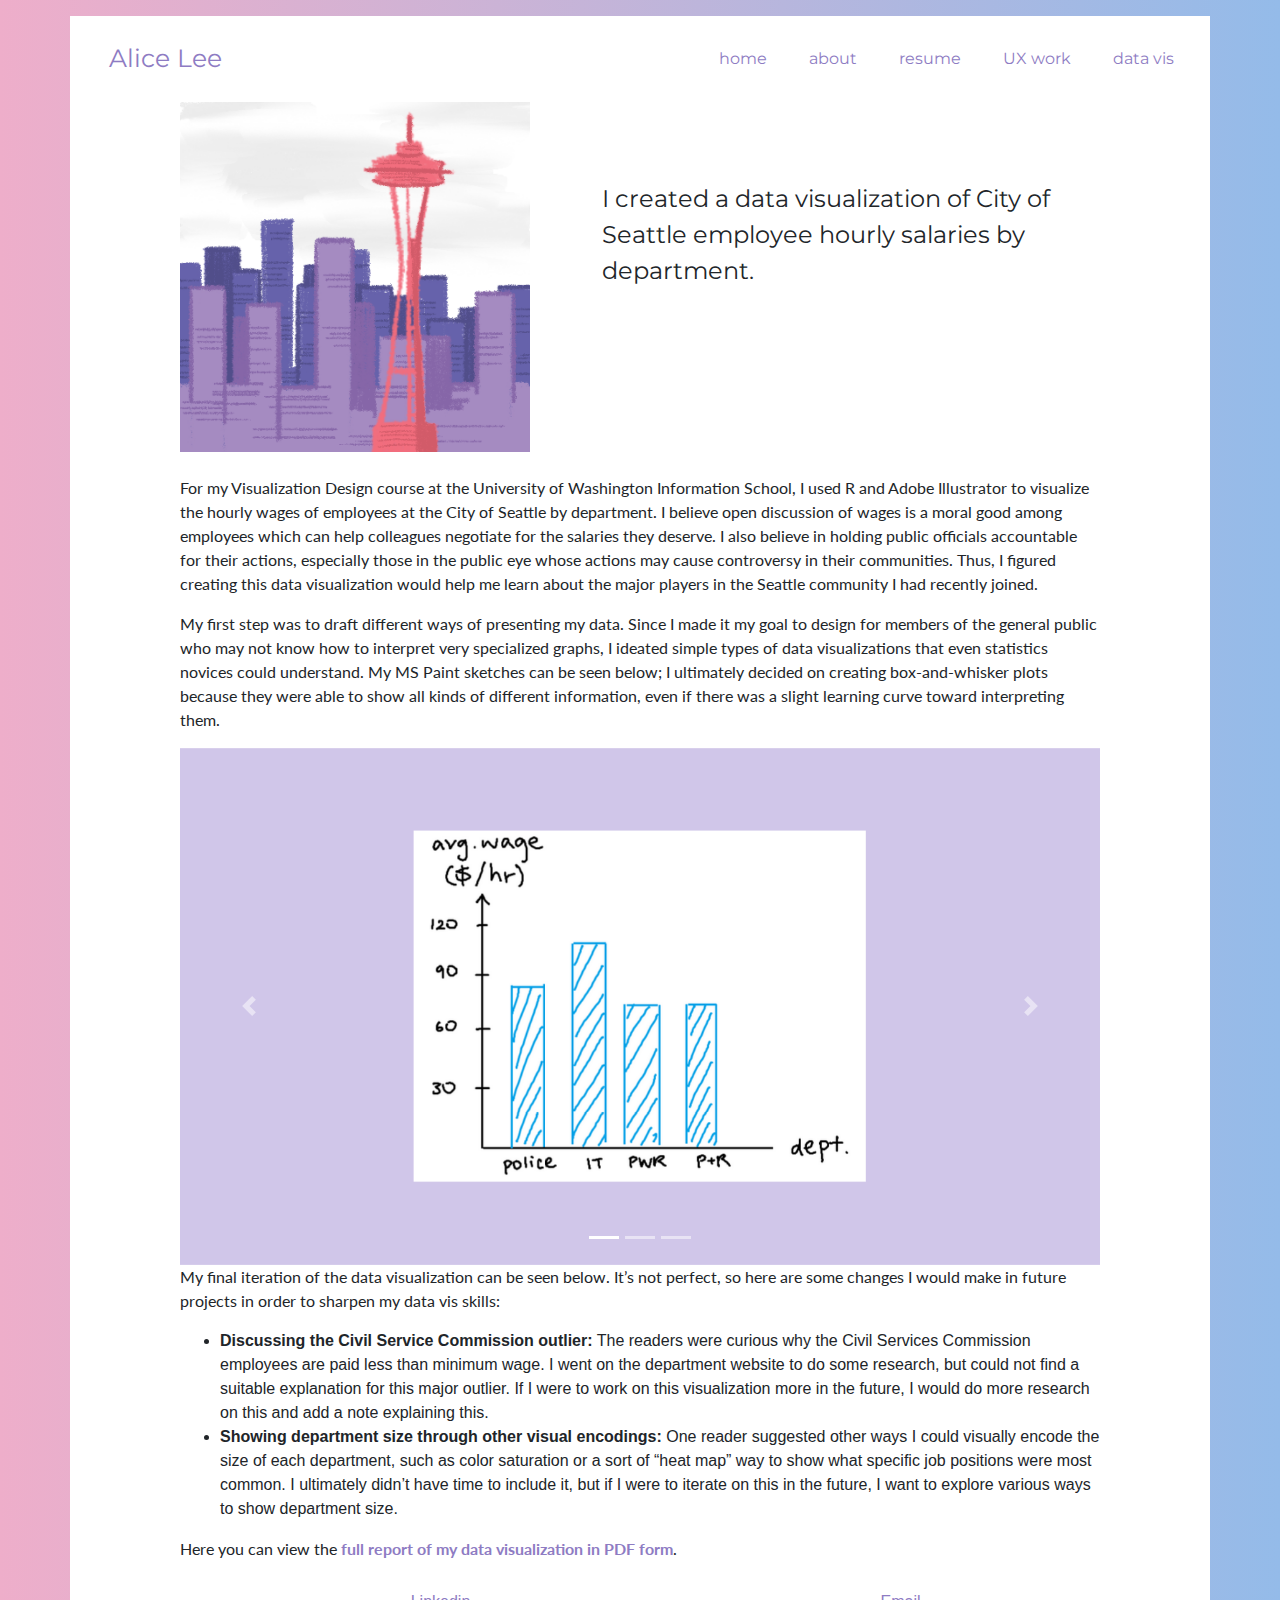
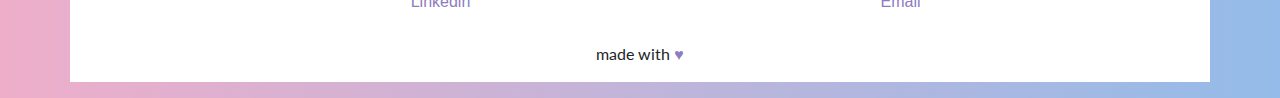
<file: seattle-wages.html>
<!DOCTYPE html>
<html lang="en">
    <head>
        <title>city of seattle hourly wages | alice lee</title>
        <meta charset="utf-8">
        <meta name="author" content="Alice Lee">
        <meta name="description" content="Alice Lee's portfolio/website">
        <meta name="viewport" content="width=device-width, initial-scale=1">
        
        <!--bootstrap links-->
        <link rel="stylesheet" href="https://maxcdn.bootstrapcdn.com/bootstrap/4.3.1/css/bootstrap.min.css">
        <script src="https://ajax.googleapis.com/ajax/libs/jquery/3.4.1/jquery.min.js"></script>
        <script src="https://cdnjs.cloudflare.com/ajax/libs/popper.js/1.14.7/umd/popper.min.js"></script>
        <script src="https://maxcdn.bootstrapcdn.com/bootstrap/4.3.1/js/bootstrap.min.js"></script>
    
        <!--Google Fonts link-->
        <link href="https://fonts.googleapis.com/css2?family=Lato&family=Montserrat&display=swap" rel="stylesheet">
    
        <!-- custom stylesheet link -->
        <link rel="stylesheet" href="style.css">

        <!--favicon link-->
        <link rel="icon" type="image/png" href="imgs/favicon.png">   
      </head>

      <body>
        <div class="container mt-0 my-sm-3">
            <!--header-->
            <ul class="nav d-flex">
                <li class="nav-item ml-3 mr-auto mt-3 p-2">
                  <p class="homelink"><a class="title" href="index.html">Alice Lee</a></p>
                </li>

                <li class="nav-item mt-3 p-2">
                  <a class="btn btn-link" href="index.html">home</a>
                </li>
        
                <li class="nav-item mt-3 p-2">
                  <a class="btn btn-link" href="about.html">about</a>
                </li>
        
                <li class="nav-item mt-3 p-2">
                  <a class="btn btn-link" href="files/resume.pdf">resume</a>
                </li>
        
                <li class="nav-item mt-3 p-2">
                  <a class="btn btn-link" href="ux-projects.html">UX work</a>
                </li>

                <li class="nav-item mt-3 p-2">
                  <a class="btn btn-link" href="data-vis.html">data vis</a>
                </li>
              </ul>

            <!--body-->

            <div class="row justify-content-center">
                <div class col-sm-1></div>

                <div class="col-sm-4">
                    <img class="header-img" src="imgs/seattle.png">
                </div>
                <div class="col-sm-6" d-flex align-middle flex-wrap style="padding: 5%">
                    <p class="bio">I created a data visualization of City of Seattle employee hourly salaries by department.</p>
                </div>

                <div class col-sm-1></div>
            </div>

            <br>

            <div class="row">
                <div class="col-1"></div>

                <div class="col">

                    <p>
                        For my Visualization Design course at the University of Washington Information School, I used 
                        R and Adobe Illustrator to visualize the hourly wages of employees at the City of Seattle by 
                        department. I believe open discussion of wages is a moral good among employees which can help 
                        colleagues negotiate for the salaries they deserve. I also believe in holding public officials 
                        accountable for their actions, especially those in the public eye whose actions may cause 
                        controversy in their communities. Thus, I figured creating this data visualization would help 
                        me learn about the major players in the Seattle community I had recently joined.
   
                    </p>

                    <p>
                        My first step was to draft different ways of presenting my data. Since I made it my goal to 
                        design for members of the general public who may not know how to interpret very specialized 
                        graphs, I ideated simple types of data visualizations that even statistics novices could 
                        understand. My MS Paint sketches can be seen below; I ultimately decided on creating 
                        box-and-whisker plots because they were able to show all kinds of different information, 
                        even if there was a slight learning curve toward interpreting them.  
                    </p>

                    <!--Bootstrap carousel for sketches-->

                    <div id="carouselExampleCaptions" class="carousel slide" data-ride="carousel">
                        <ol class="carousel-indicators">
                          <li data-target="#carouselExampleCaptions" data-slide-to="0" class="active"></li>
                          <li data-target="#carouselExampleCaptions" data-slide-to="1"></li>
                          <li data-target="#carouselExampleCaptions" data-slide-to="2"></li>
                        </ol>
                        <div class="carousel-inner">
                          <div class="carousel-item active">
                            <img src="imgs/wage-vis/bar-sketch.png" class="d-block w-100" alt="Bar chart sketch">
                          </div>
                          <div class="carousel-item">
                            <img src="imgs/wage-vis/pie-sketch.png" class="d-block w-100" alt="Pie chart sketch">
                          </div>
                          <div class="carousel-item">
                            <img src="imgs/wage-vis/boxwhisker-sketch.png" class="d-block w-100" alt="Box and whisker sketch">
                          </div>
                        </div>
                        <a class="carousel-control-prev" href="#carouselExampleCaptions" role="button" data-slide="prev">
                          <span class="carousel-control-prev-icon" aria-hidden="true"></span>
                          <span class="sr-only">Previous</span>
                        </a>
                        <a class="carousel-control-next" href="#carouselExampleCaptions" role="button" data-slide="next">
                          <span class="carousel-control-next-icon" aria-hidden="true"></span>
                          <span class="sr-only">Next</span>
                        </a>
                    </div>
                    
                    <p>
                        My final iteration of the data visualization can be seen below. It’s not perfect, so here are 
                        some changes I would make in future projects in order to sharpen my data vis skills:
                    </p>

                    <ul>
                        <li><b>Discussing the Civil Service Commission outlier:</b> The readers were curious why the Civil 
                            Services Commission employees are paid less than minimum wage. I went on the department website 
                            to do some research, but could not find a suitable explanation for this major outlier. If I were 
                            to work on this visualization more in the future, I would do more research on this and add a note 
                            explaining this.
                        </li>
                        <li><b>Showing department size through other visual encodings:</b> One reader suggested other ways I 
                            could visually encode the size of each department, such as color saturation or a sort of “heat map” 
                            way to show what specific job positions were most common. I ultimately didn’t have time to include 
                            it, but if I were to iterate on this in the future, I want to explore various ways to show department size.
                        </li>
                    </ul>

                    <p>
                        Here you can view the <a href="files/seattle-wages-report.pdf"><b>full report of my data visualization in PDF form</b></a>.
                    </p>

                </div>
                
                <div class="col-1"></div>
            </div>

            <!--footer-->
            <footer>
                <!--contact navbar-->
                <div class="row">         
                <div class="col-1"></div>

                <div class="col">
                    <table class="table">
                        <tbody>
                        <tr>
                            <td><a href="https://www.linkedin.com/in/jsalee/">Linkedin</a></td>
                            <td><a href="mailto:23alice.lee@gmail.com">Email</a></td>
                        </tr>
                        </tbody>
                    </table>
                </div>
                
                <div class="col-1"></div>
                </div>

                <div class="row">
                <div class="col">
                    <p class="credit">made with <a class="secret" href="changelog.html">♥</a></p>
                </div>
                </div>

            </footer>  
        </div>

      </body>
</html>
</file>
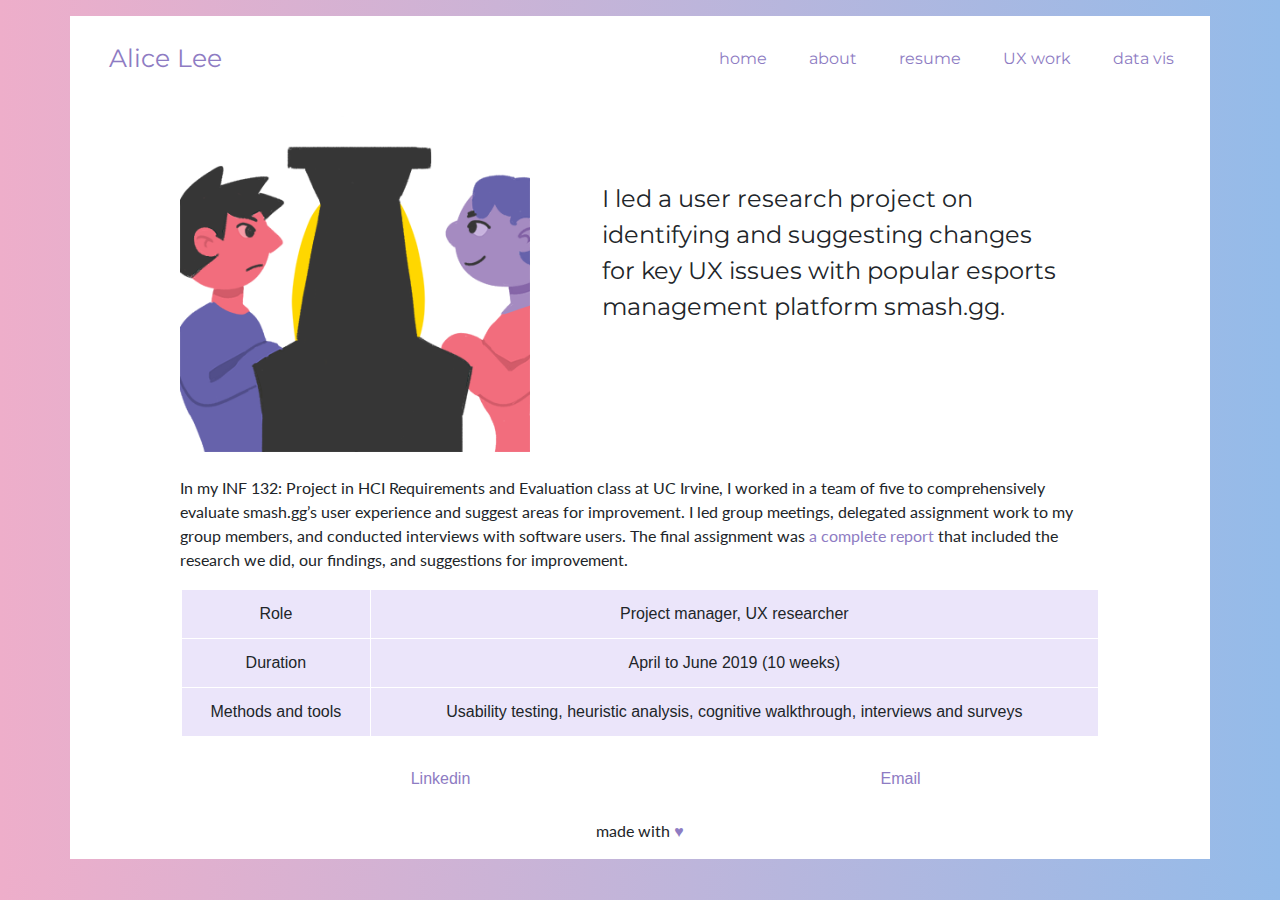
<file: smashgg.html>
<!DOCTYPE html>
<html lang="en">
    <head>
        <title>smash.gg | alice lee</title>
        <meta charset="utf-8">
        <meta name="author" content="Alice Lee">
        <meta name="description" content="Alice Lee's portfolio/website">
        <meta name="viewport" content="width=device-width, initial-scale=1">
        
        <!--bootstrap links-->
        <link rel="stylesheet" href="https://maxcdn.bootstrapcdn.com/bootstrap/4.3.1/css/bootstrap.min.css">
        <script src="https://ajax.googleapis.com/ajax/libs/jquery/3.4.1/jquery.min.js"></script>
        <script src="https://cdnjs.cloudflare.com/ajax/libs/popper.js/1.14.7/umd/popper.min.js"></script>
        <script src="https://maxcdn.bootstrapcdn.com/bootstrap/4.3.1/js/bootstrap.min.js"></script>
    
        <!--Google Fonts link-->
        <link href="https://fonts.googleapis.com/css2?family=Lato&family=Montserrat&display=swap" rel="stylesheet">
    
        <!-- custom stylesheet link -->
        <link rel="stylesheet" href="style.css">

        <!--favicon link-->
        <link rel="icon" type="image/png" href="imgs/favicon.png">   
      </head>

      <body>
        <div class="container mt-0 my-sm-3">
            <!--header-->
            <ul class="nav d-flex">
                <li class="nav-item ml-3 mr-auto mt-3 p-2">
                  <p class="homelink"><a class="title" href="index.html">Alice Lee</a></p>
                </li>

                <li class="nav-item mt-3 p-2">
                  <a class="btn btn-link" href="index.html">home</a>
                </li>
        
                <li class="nav-item mt-3 p-2">
                  <a class="btn btn-link" href="about.html">about</a>
                </li>
        
                <li class="nav-item mt-3 p-2">
                  <a class="btn btn-link" href="files/resume.pdf">resume</a>
                </li>
        
                <li class="nav-item mt-3 p-2">
                  <a class="btn btn-link" href="ux-projects.html">UX work</a>
                </li>

                <li class="nav-item mt-3 p-2">
                  <a class="btn btn-link" href="data-vis.html">data vis</a>
                </li>
              </ul>

            <!--body-->

            <div class="row justify-content-center">
                <div class col-sm-1></div>

                <div class="col-sm-4">
                    <img class="header-img" src="imgs/fighting.png">
                </div>
                <div class="col-sm-6" d-flex align-middle flex-wrap style="padding: 5%">
                  <p class="bio">I led a user research project on identifying and suggesting changes for key UX issues
                      with popular esports management platform smash.gg.
                </div>

                <div class col-sm-1></div>
            </div>

            <br>

            <div class="row">
              <div class="col-1"></div>

              <div class="col">
                  <p>
                      In my INF 132: Project in HCI Requirements and Evaluation class at UC 
                      Irvine, I worked in a team of five to comprehensively evaluate smash.gg’s 
                      user experience and suggest areas for improvement. I led group meetings, 
                      delegated assignment work to my group members, and conducted interviews 
                      with software users. The final assignment was <a href="files/smashgg_redesign.pdf">a complete report</a> 
                      that included the research we did, our findings, and suggestions for improvement.    
                  </p>

                  <table class="table table-bordered table-proj">
                      <tr>
                          <td>Role</td>
                          <td>Project manager, UX researcher</td>
                      </tr>

                      <tr>
                          <td>Duration</td>
                          <td>April to June 2019 (10 weeks)</td>
                      </tr>

                      <tr>
                          <td>Methods and tools</td>
                          <td>Usability testing, heuristic analysis, cognitive walkthrough, interviews and surveys</td>
                      </tr>

                  </table>
              </div>
              
              <div class="col-1"></div>
            </div>

            <!--footer-->
            <footer>
                <!--contact navbar-->
                <div class="row">         
                <div class="col-1"></div>

                <div class="col">
                    <table class="table">
                        <tbody>
                        <tr>
                            <td><a href="https://www.linkedin.com/in/jsalee/">Linkedin</a></td>
                            <td><a href="mailto:23alice.lee@gmail.com">Email</a></td>
                        </tr>
                        </tbody>
                    </table>
                </div>
                
                <div class="col-1"></div>
                </div>

                <div class="row">
                <div class="col">
                    <p class="credit">made with <a class="secret" href="changelog.html">♥</a></p>
                </div>
                </div>

            </footer>  
        </div>

      </body>
</html>
</file>
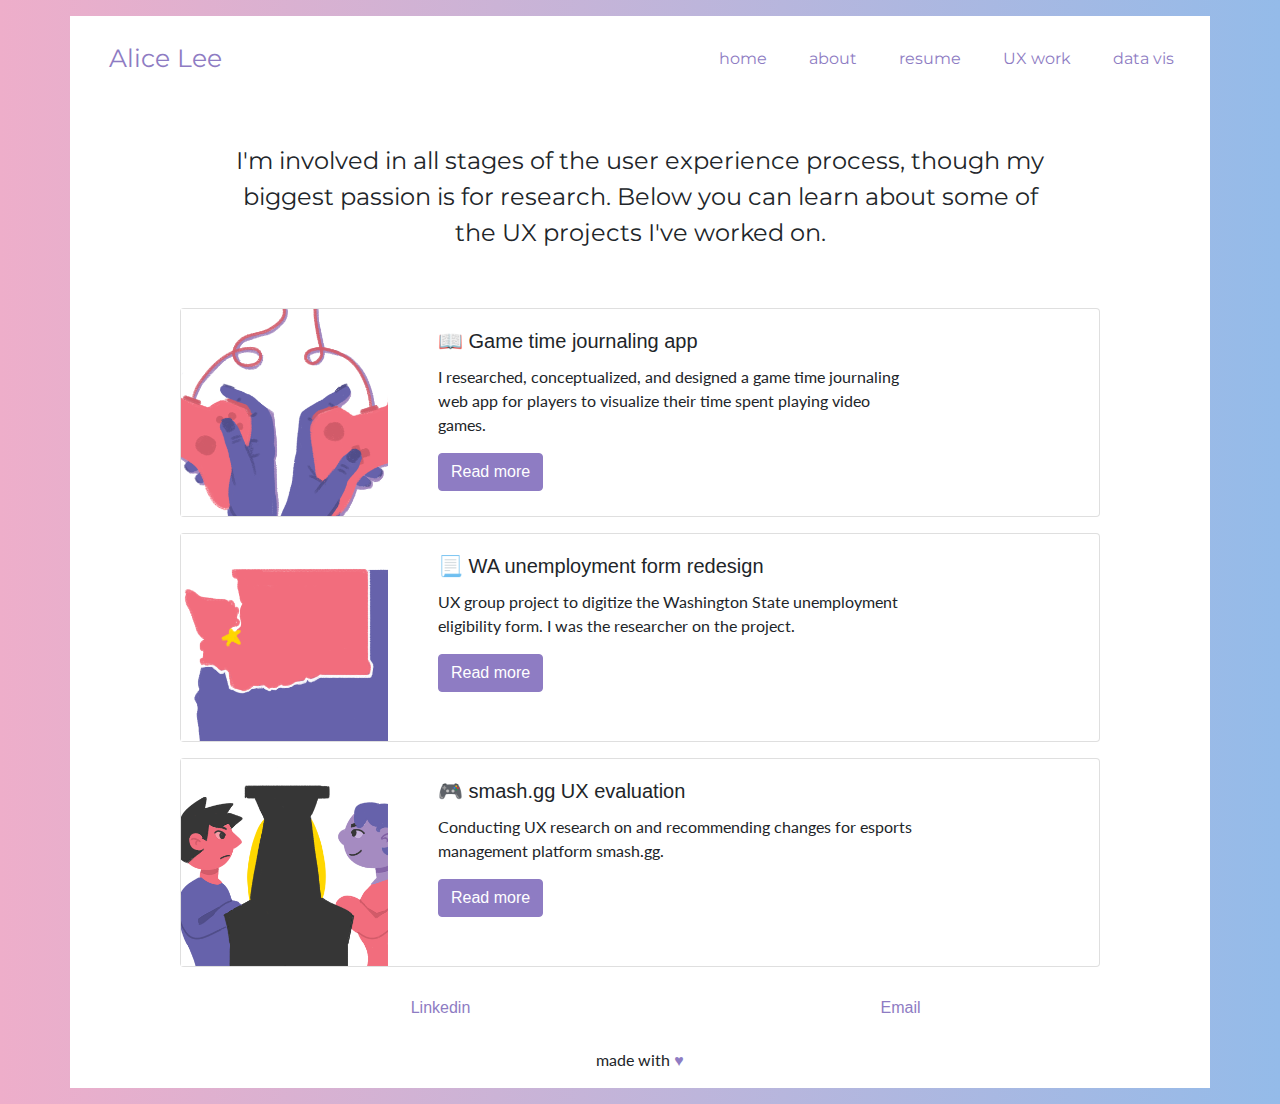
<file: ux-projects.html>
<!doctype html>
<html lang="en">
  <head>
    <title>UX projects | alice lee</title>
    <meta charset="utf-8">
    <meta name="author" content="Alice Lee">
    <meta name="description" content="Alice Lee's portfolio/website">
    <meta name="viewport" content="width=device-width, initial-scale=1">
    
    <!--bootstrap links-->
    <link rel="stylesheet" href="https://maxcdn.bootstrapcdn.com/bootstrap/4.3.1/css/bootstrap.min.css">
    <script src="https://ajax.googleapis.com/ajax/libs/jquery/3.4.1/jquery.min.js"></script>
    <script src="https://cdnjs.cloudflare.com/ajax/libs/popper.js/1.14.7/umd/popper.min.js"></script>
    <script src="https://maxcdn.bootstrapcdn.com/bootstrap/4.3.1/js/bootstrap.min.js"></script>

    <!--Google Fonts link-->
    <link href="https://fonts.googleapis.com/css2?family=Lato&family=Montserrat&display=swap" rel="stylesheet">

    <!-- custom stylesheet link -->
    <link rel="stylesheet" href="style.css">

    <!--favicon link-->
    <link rel="icon" type="image/png" href="imgs/favicon.png">   
  </head>
  <body>
    <div class="container mt-0 my-sm-3">

      <!--header-->
      <ul class="nav d-flex">
        <li class="nav-item ml-3 mr-auto mt-3 p-2">
          <p class="homelink"><a class="title" href="index.html">Alice Lee</a></p>
        </li>

        <li class="nav-item mt-3 p-2">
          <a class="btn btn-link" href="index.html">home</a>
        </li>

        <li class="nav-item mt-3 p-2">
          <a class="btn btn-link" href="about.html">about</a>
        </li>

        <li class="nav-item mt-3 p-2">
          <a class="btn btn-link" href="files/resume.pdf">resume</a>
        </li>

        <li class="nav-item mt-3 p-2">
          <a class="btn btn-link" href="ux-projects.html">UX work</a>
        </li>

        <li class="nav-item mt-3 p-2">
          <a class="btn btn-link" href="data-vis.html">data vis</a>
        </li>
      </ul>

    <!--intro-->

    <div class="row justify-content-center">
        <div class="col-sm-9" style="text-align:center;">
            <p class="bio">I'm involved in all stages of the user experience process, though my biggest passion is 
                for research. Below you can learn about some of the UX projects I've worked on.
            </p>
        </div>
    </div>

    <!--Game time tracker card-->

    <div class="row">

        <div class="col-sm-1"></div>

        <div class="col">

            <div class="card mb-3">

                <div class="row">

                    <div class="col-md-3">
                        <img src="imgs/gaming.png" class="img-fluid rounded-start" alt="Game time journaling app">
                    </div>

                    <div class="col-md-7">
                        <div class="card-body">
                            <h5 class="card-title">&#128214 Game time journaling app</h5>
                            <p class="card-text">I researched, conceptualized, and designed a game time journaling web app 
                              for players to visualize their time spent playing video games.</p>
                            
                            <a href="game-journal.html" class="btn btn-primary">Read more</a>
                        </div>
                    </div>

                </div>

            </div>
        </div>

        <div class="col-sm-1"></div>

    </div>

    <!--Eligibility form card-->

    <div class="row">

      <div class="col-sm-1"></div>

      <div class="col">

          <div class="card mb-3">

              <div class="row">

                  <div class="col-md-3">
                      <img src="imgs/washington.png" class="img-fluid rounded-start" alt="Washington State unemployment form redesign">
                  </div>

                  <div class="col-md-7">
                      <div class="card-body">
                          <h5 class="card-title">&#128195 WA unemployment form redesign</h5>
                          <p class="card-text">UX group project to digitize the Washington State unemployment 
                            eligibility form. I was the researcher on the project.</p>
                          
                          <a href="eligibility-form.html" class="btn btn-primary">Read more</a>
                      </div>
                  </div>

              </div>

          </div>
      </div>

      <div class="col-sm-1"></div>

  </div>

  <!--smash.gg card-->

  <div class="row">

    <div class="col-sm-1"></div>

    <div class="col">

        <div class="card mb-3">

            <div class="row">

                <div class="col-md-3">
                    <img src="imgs/fighting.png" class="img-fluid rounded-start" alt="smash.gg UX evaluation">
                </div>

                <div class="col-md-7">
                    <div class="card-body">
                        <h5 class="card-title">&#127918 smash.gg UX evaluation</h5>
                        <p class="card-text">Conducting UX research on and recommending changes for esports 
                          management platform smash.gg.</p>
                        
                        <a href="smashgg.html" class="btn btn-primary">Read more</a>
                    </div>
                </div>

            </div>

        </div>
    </div>

    <div class="col-sm-1"></div>

</div>

      <!--footer-->
      <footer>
        <!--contact navbar-->
        <div class="row">         
          <div class="col-1"></div>

          <div class="col">
            <table class="table">
                <tbody>
                  <tr>
                    <td><a class="footer-link" href="https://www.linkedin.com/in/jsalee/">Linkedin</a></td>
                    <td><a class="footer-link" href="mailto:23alice.lee@gmail.com">Email</a></td>
                  </tr>
                </tbody>
              </table>
          </div>
          
          <div class="col-1"></div>
        </div>

        <div class="row">
          <div class="col">
            <p class="credit">made with <a class="secret" href="changelog.html">♥</a></p>
          </div>
        </div>

      </footer>

    </div>

  </body>

</html>
</file>
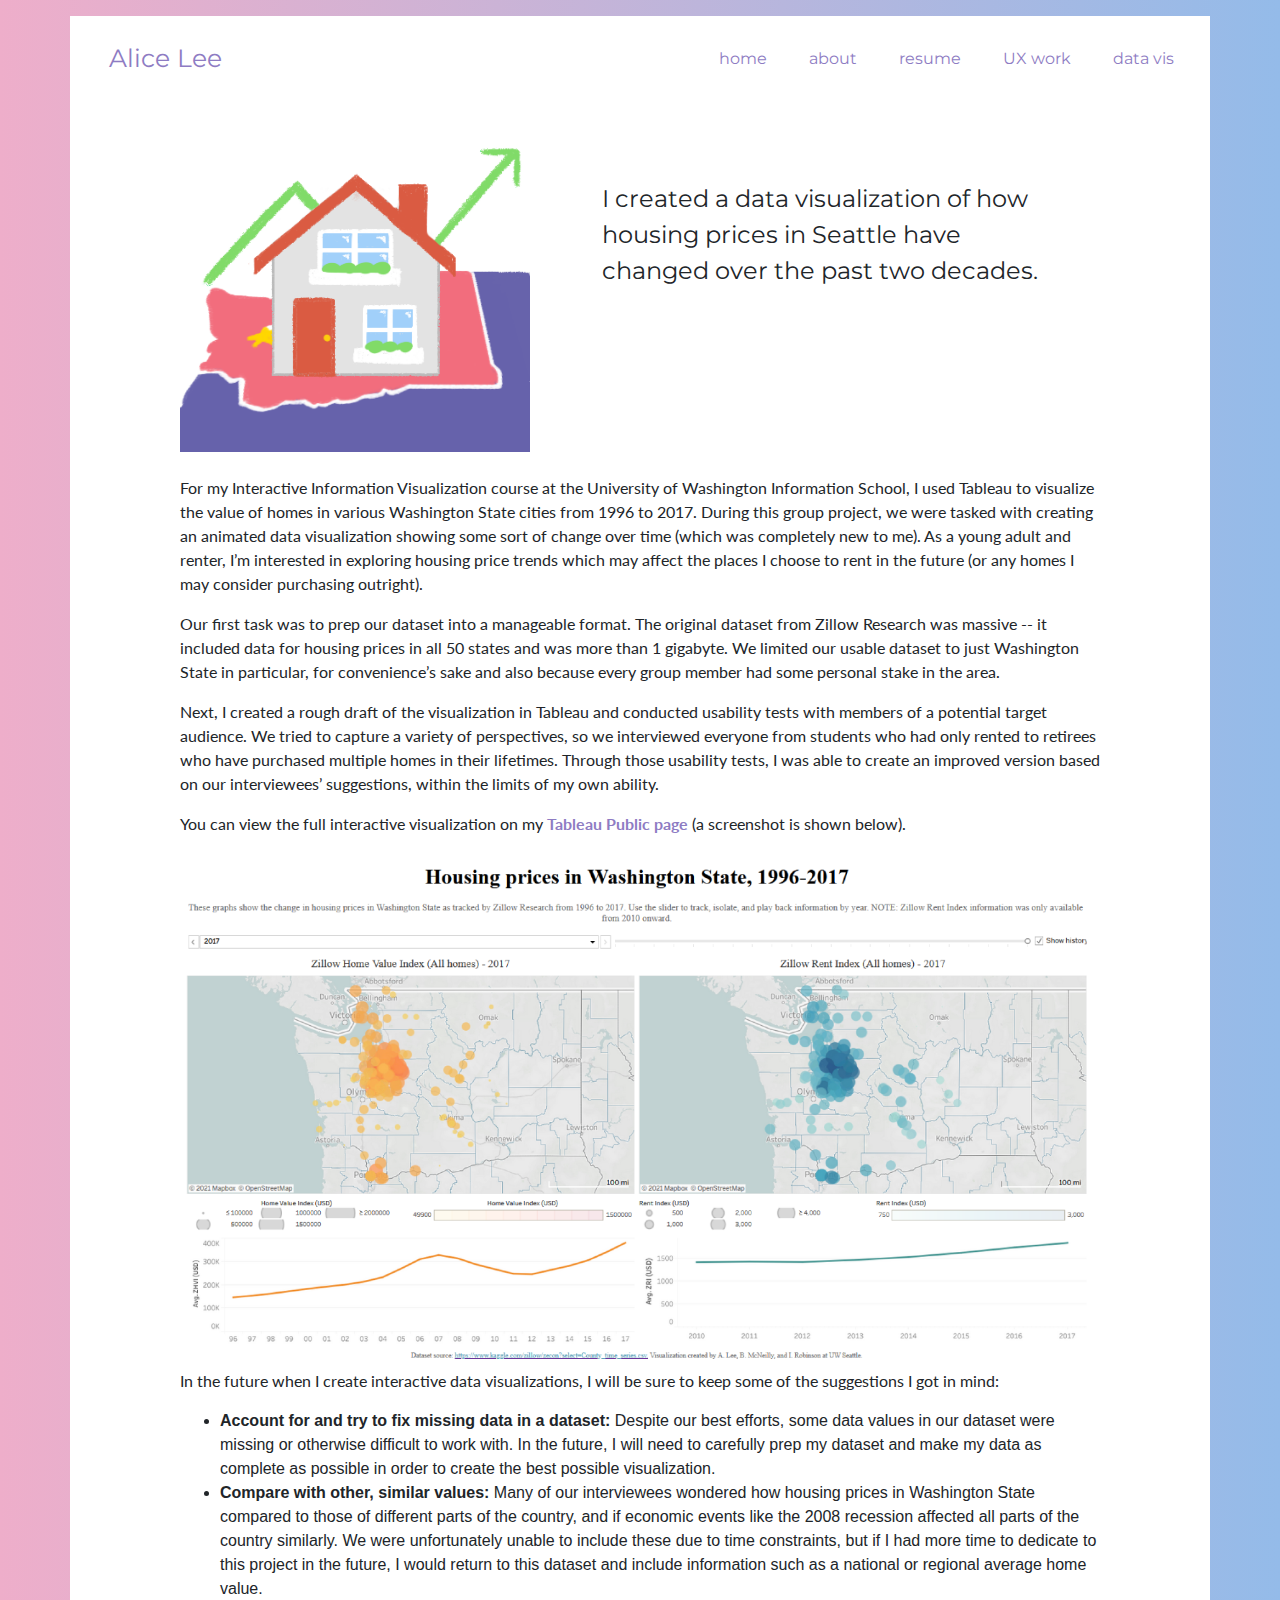
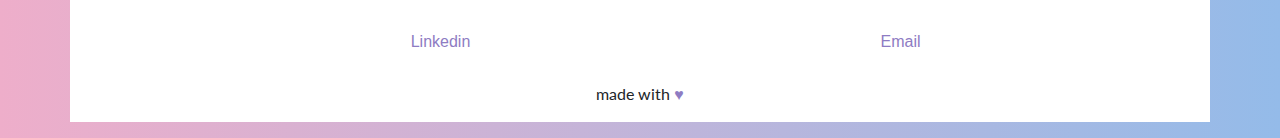
<file: wa-housing.html>
<!DOCTYPE html>
<html lang="en">
    <head>
        <title>wa state housing prices | alice lee</title>
        <meta charset="utf-8">
        <meta name="author" content="Alice Lee">
        <meta name="description" content="Alice Lee's portfolio/website">
        <meta name="viewport" content="width=device-width, initial-scale=1">
        
        <!--bootstrap links-->
        <link rel="stylesheet" href="https://maxcdn.bootstrapcdn.com/bootstrap/4.3.1/css/bootstrap.min.css">
        <script src="https://ajax.googleapis.com/ajax/libs/jquery/3.4.1/jquery.min.js"></script>
        <script src="https://cdnjs.cloudflare.com/ajax/libs/popper.js/1.14.7/umd/popper.min.js"></script>
        <script src="https://maxcdn.bootstrapcdn.com/bootstrap/4.3.1/js/bootstrap.min.js"></script>
    
        <!--Google Fonts link-->
        <link href="https://fonts.googleapis.com/css2?family=Lato&family=Montserrat&display=swap" rel="stylesheet">
    
        <!-- custom stylesheet link -->
        <link rel="stylesheet" href="style.css">

        <!--favicon link-->
        <link rel="icon" type="image/png" href="imgs/favicon.png">   
      </head>

      <body>
        <div class="container mt-0 my-sm-3">
            <!--header-->
            <ul class="nav d-flex">
                <li class="nav-item ml-3 mr-auto mt-3 p-2">
                  <p class="homelink"><a class="title" href="index.html">Alice Lee</a></p>
                </li>

                <li class="nav-item mt-3 p-2">
                    <a class="btn btn-link" href="index.html">home</a>
                </li>
        
                <li class="nav-item mt-3 p-2">
                  <a class="btn btn-link" href="about.html">about</a>
                </li>
        
                <li class="nav-item mt-3 p-2">
                  <a class="btn btn-link" href="files/resume.pdf">resume</a>
                </li>
        
                <li class="nav-item mt-3 p-2">
                  <a class="btn btn-link" href="ux-projects.html">UX work</a>
                </li>

                <li class="nav-item mt-3 p-2">
                    <a class="btn btn-link" href="data-vis.html">data vis</a>
                  </li>
              </ul>

            <!--body-->

            <div class="row justify-content-center">
                <div class col-sm-1></div>

                <div class="col-sm-4">
                    <img class="header-img" src="imgs/wa-housing.png">
                </div>
                <div class="col-sm-6" d-flex align-middle flex-wrap style="padding: 5%">
                    <p class="bio">I created a data visualization of how housing prices in Seattle have changed 
                        over the past two decades.</p>
                </div>

                <div class col-sm-1></div>
            </div>

            <br>

            <div class="row">
                <div class="col-1"></div>

                <div class="col">

                    <p>
                        For my Interactive Information Visualization course at the University of Washington 
                        Information School, I used Tableau to visualize the value of homes in various Washington 
                        State cities from 1996 to 2017. During this group project, we were tasked with creating 
                        an animated data visualization showing some sort of change over time (which was completely 
                        new to me). As a young adult and renter, I’m interested in exploring housing price trends 
                        which may affect the places I choose to rent in the future (or any homes I may consider 
                        purchasing outright).
   
                    </p>

                    <p>
                        Our first task was to prep our dataset into a manageable format. The original dataset from 
                        Zillow Research was massive -- it included data for housing prices in all 50 states and was 
                        more than 1 gigabyte. We limited our usable dataset to just Washington State in particular, 
                        for convenience’s sake and also because every group member had some personal stake in the area.  
                    </p>

                    <p>
                        Next, I created a rough draft of the visualization in Tableau and conducted usability tests with 
                        members of a potential target audience. We tried to capture a variety of perspectives, so we 
                        interviewed everyone from students who had only rented to retirees who have purchased multiple 
                        homes in their lifetimes. Through those usability tests, I was able to create an improved version 
                        based on our interviewees’ suggestions, within the limits of my own ability.
                    </p>

                    <p>
                        You can view the full interactive visualization on my 
                        <a href="https://public.tableau.com/app/profile/alice.lee8549/viz/wa-housing_16159588102850/Combinedview"><b>Tableau Public page</b></a> 
                        (a screenshot is shown below).
                    </p>

                    <img src="imgs/housing-vis.png" alt="Washington State housing data visualization screenshot">

                    <p>
                        In the future when I create interactive data visualizations, I will be sure to keep some of the 
                        suggestions I got in mind:
                    </p>

                    <ul>
                        <li><b>Account for and try to fix missing data in a dataset:</b> Despite our best efforts, some data 
                            values in our dataset were missing or otherwise difficult to work with. In the future, I will need 
                            to carefully prep my dataset and make my data as complete as possible in order to create the best 
                            possible visualization.
                        </li>
                        <li><b>Compare with other, similar values:</b> Many of our interviewees wondered how housing prices 
                            in Washington State compared to those of different parts of the country, and if economic events 
                            like the 2008 recession affected all parts of the country similarly. We were unfortunately unable 
                            to include these due to time constraints, but if I had more time to dedicate to this project in 
                            the future, I would return to this dataset and include information such as a national or regional 
                            average home value.
                        </li>
                    </ul>
                </div>
                
                <div class="col-1"></div>
            </div>

            <!--footer-->
            <footer>
                <!--contact navbar-->
                <div class="row">         
                <div class="col-1"></div>

                <div class="col">
                    <table class="table">
                        <tbody>
                        <tr>
                            <td><a href="https://www.linkedin.com/in/jsalee/">Linkedin</a></td>
                            <td><a href="mailto:23alice.lee@gmail.com">Email</a></td>
                        </tr>
                        </tbody>
                    </table>
                </div>
                
                <div class="col-1"></div>
                </div>

                <div class="row">
                <div class="col">
                    <p class="credit">made with <a class="secret" href="changelog.html">♥</a></p>
                </div>
                </div>

            </footer>  
        </div>

      </body>
</html>
</file>
<file: style.css>
body{
    background: rgb(238,174,202);
    background: linear-gradient(90deg, rgba(238,174,202,1) 0%, rgba(148,187,233,1) 100%);
}

.container{
    background-color: white;
}

h3{
    text-align: center;
}
p{
    font-family: 'Lato';
}

a:link{
    font-weight: 400;
    color:#8e7cc3;
}

a:visited{
    font-weight: 400;
    color:#8e7cc3;
}

a:hover{
    font-weight: 400;
    color:#8e7cc3;
    text-decoration: none;
}

img {
    width: 100%;
    height: auto;
}

.header-img{
    max-height: 100%;
    max-width: 100%;
}

.homelink{
    font-size: 25px;
    font-weight: 600;
    font-family:'Montserrat';
    color:#20124d;
}

.homelink:hover {
    color:#000000;
    text-decoration: none;
}

.active{
    font-weight: 800;
}

.bio{
    padding-top: 5%;
    padding-bottom: 5%;
    font-family: 'Montserrat';
    font-size: 24px;
}

.bio-link{
    font-weight: 600;
}

.btn-primary{
    background-color: #8e7cc3;
    border-color: #8e7cc3;
    color: #ffffff;
}

.btn-primary:link{
    background-color: #8e7cc3;
    border-color: #8e7cc3;
    color: #ffffff;
}

.btn-primary:visited{
    background-color: #8e7cc3;
    border-color: #8e7cc3;
    color: #ffffff;
}

.btn-primary:hover{
    background-color: #674ea7;
    border-color: #674ea7;
    color: #ffffff;
}

.btn-link{
    font-family: 'Montserrat';
    font-weight: 200;
    color: #8e7cc3;
}

.btn-link:hover{
    font-family: 'Montserrat';
    font-weight: 200;
    color: #000000;
}

.caption{
    text-align: center;
    font-size: 13px;
}

.card-footer{
    background-color: #ffffff;
}

.credit{
    text-align: center;
}

.footer-link {
    font-weight: 400;
    color: #8e7cc3;
}

.footer-link:visited {
    font-weight: 400;
    color: #8e7cc3;
}

.footer-link:hover {
    font-weight: 400;
    color: #8e7cc3;
}

.secret {
    color: #000000;
}

.secret:visited{
    color: #000000;
}

.secret:hover{
    color: #000000;
    text-decoration: none;
}

.table td{
    text-align: center;
    border-color: #ffffff;
}

.table-bordered{
    border: 2px solid;
    border-color: #ffffff;
}

.table-proj{
    background:#EBE5FA;
}

.title{
    font-weight: 600;
    color: #674ea7;
    font-family: 'Montserrat';
}
</file>
